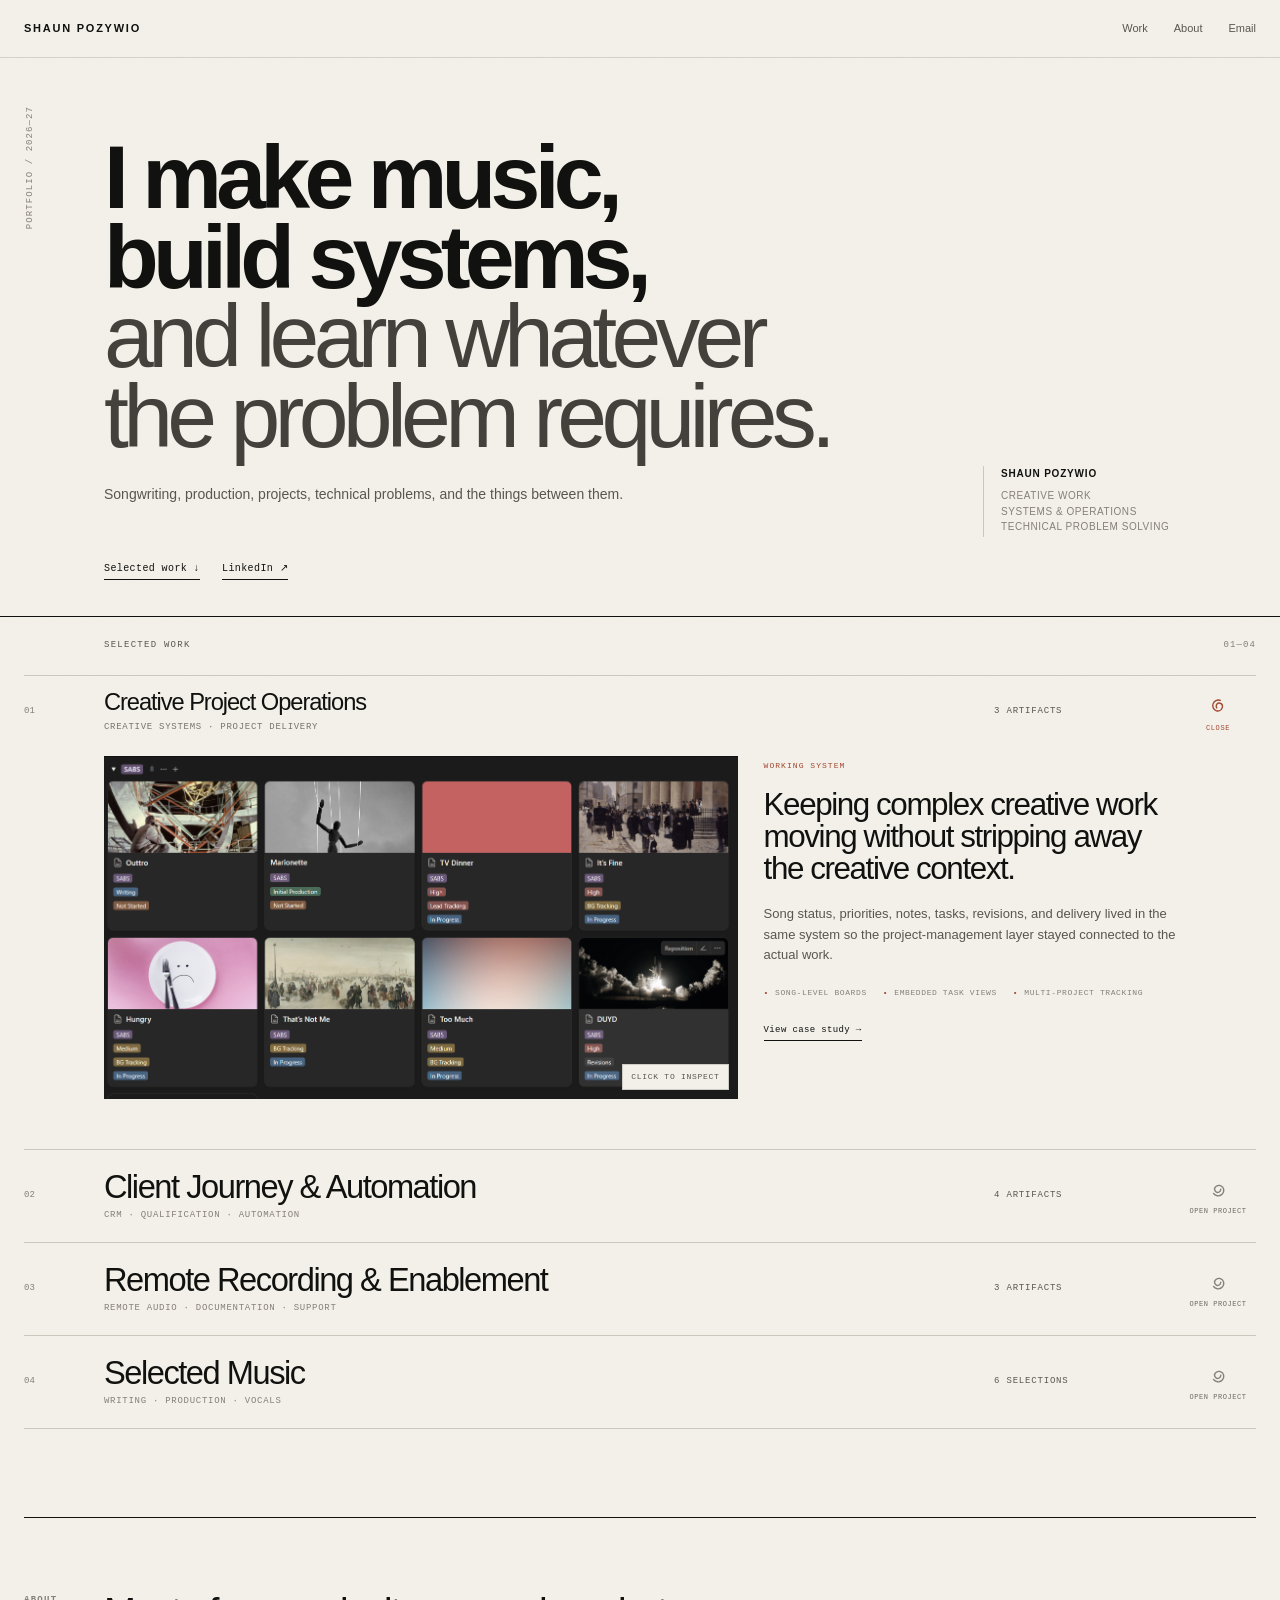
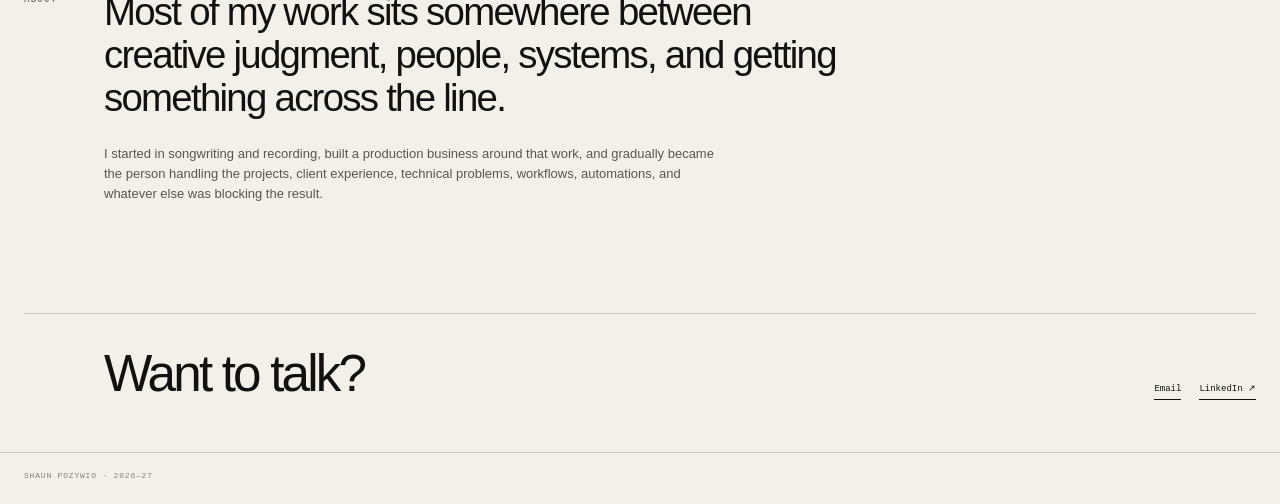
<file: index.html>
<!doctype html>
<html lang="en">
<head>
<meta charset="utf-8">
<meta name="viewport" content="width=device-width,initial-scale=1">
<meta name="description" content="Shaun Pozywio — selected work across music, creative projects, client systems, and technical problem solving.">
<title>Shaun Pozywio</title>
<style>
:root{
  --paper:#f2f0e9;
  --ink:#11110f;
  --soft:#59564f;
  --muted:#858078;
  --line:#cbc7bd;
  --accent:#a34731;
  --max:1320px;
  --header-h:58px;
}
*{box-sizing:border-box}
html{scroll-behavior:smooth}
body{
  margin:0;background:var(--paper);color:var(--ink);
  font-family:Arial,Helvetica,sans-serif;
  line-height:1.45;
  text-rendering:optimizeLegibility;
}

/* Barely-there paper grain: texture, not an effect. */
body::before{
  content:"";position:fixed;inset:0;z-index:999;pointer-events:none;
  opacity:.018;mix-blend-mode:multiply;
  background-image:url("data:image/svg+xml,%3Csvg xmlns='http://www.w3.org/2000/svg' width='180' height='180' viewBox='0 0 180 180'%3E%3Cfilter id='n'%3E%3CfeTurbulence type='fractalNoise' baseFrequency='.78' numOctaves='3' stitchTiles='stitch'/%3E%3C/filter%3E%3Crect width='100%25' height='100%25' filter='url(%23n)' opacity='.42'/%3E%3C/svg%3E");
}
a{color:inherit;text-decoration:none}
img{display:block;width:100%}
button{font:inherit;color:inherit}
.shell{width:min(var(--max),calc(100% - 48px));margin:auto}

header{
  height:var(--header-h);position:sticky;top:0;z-index:50;
  display:flex;align-items:center;
  border-bottom:1px solid rgba(17,17,15,.14);
  background:rgba(242,240,233,.91);
  backdrop-filter:blur(13px);
}
.nav{display:flex;align-items:center;justify-content:space-between}
.wordmark{
  font-size:11px;font-weight:700;letter-spacing:.16em;text-transform:uppercase
}
.navlinks{display:flex;gap:26px;font-size:11px}
.navlinks a{color:var(--soft);transition:color .2s ease}
.navlinks a:hover{color:var(--accent)}

.hero{
  min-height:clamp(430px,62vh,660px);
  padding:48px 0 36px;
  display:grid;
  grid-template-columns:54px minmax(0,1fr) minmax(230px,.32fr);
  grid-template-rows:1fr auto;
  column-gap:26px;
  align-items:start;
}
.hero-index{
  grid-column:1;
  grid-row:1;
  font-family:"Courier New",Courier,monospace;
  font-size:9px;letter-spacing:.12em;color:var(--muted);
  writing-mode:vertical-rl;transform:rotate(180deg);
  text-transform:uppercase;padding-top:4px
}
.hero-main{
  grid-column:2;
  grid-row:1;
  align-self:center;
  max-width:1040px
}

.mobile-hero-meta{display:none}
.hero h1{
  margin:0;
  font-size:clamp(52px,7vw,102px);
  line-height:.89;
  letter-spacing:-.064em;
  font-weight:600;
  max-width:1080px;
}
.hero h1 .line{display:block}
.hero h1 .quiet{color:#44413c;font-weight:500}
.hero p{
  margin:27px 0 0;
  max-width:630px;
  font-size:14px;line-height:1.5;color:var(--soft)
}
.hero-side{
  grid-column:3;
  grid-row:1;
  align-self:end;
  border-left:1px solid var(--line);
  padding:0 0 2px 17px;
  color:var(--muted);
  font-size:10px;line-height:1.55;
  text-transform:uppercase;letter-spacing:.055em
}
.hero-side strong{
  display:block;color:var(--ink);font-size:10px;
  margin-bottom:7px;letter-spacing:.08em
}
.hero-links{
  grid-column:2;
  grid-row:2;
  display:flex;gap:22px;
  margin-top:25px;
  font-family:"Courier New",Courier,monospace;
  font-size:10px;letter-spacing:.04em
}
.text-link{
  display:inline-flex;gap:7px;align-items:center;
  border-bottom:1px solid var(--ink);padding-bottom:3px
}
.text-link:hover{color:var(--accent);border-color:var(--accent)}

.work-band{
  border-top:1px solid var(--ink);
  background:transparent;
}
.work-intro{
  min-height:58px;
  display:grid;
  grid-template-columns:54px minmax(0,1fr) auto;
  gap:26px;
  align-items:center;
}
.work-kicker{
  grid-column:2;
  font-family:"Courier New",Courier,monospace;
  font-size:9px;letter-spacing:.14em;text-transform:uppercase;
  color:var(--soft)
}
.work-range{
  grid-column:3;
  font-family:"Courier New",Courier,monospace;
  font-size:9px;letter-spacing:.12em;color:var(--muted)
}

.accordion-work{
  padding:0 0 88px;
  border-top:1px solid var(--line);
}
.project-accordion{border-bottom:1px solid var(--line)}
.accordion-trigger{
  width:100%;border:0;background:transparent;cursor:pointer;text-align:left;
  display:grid;
  grid-template-columns:54px minmax(0,1fr) 160px 76px;
  gap:26px;align-items:center;
  min-height:92px;padding:0;
  transition:
    min-height .5s cubic-bezier(.22,1,.36,1),
    background .2s ease;
}
.accordion-trigger{
  position:relative;
}
.accordion-trigger::after{
  content:"";
  position:absolute;left:0;bottom:-1px;
  width:0;height:2px;background:var(--accent);
  transition:width .42s cubic-bezier(.22,1,.36,1);
}
.accordion-trigger:hover{background:rgba(17,17,15,.03)}
.accordion-trigger:hover::after,
.accordion-trigger:focus-visible::after{width:100%}
.accordion-trigger:focus-visible{outline:1px solid var(--accent);outline-offset:-1px}
.project-accordion.is-open .accordion-trigger{min-height:72px}

.acc-num{
  font-family:"Courier New",Courier,monospace;
  font-size:9px;color:var(--muted);
  align-self:center
}
.acc-title-wrap{display:block;min-width:0}
.acc-title{
  display:block;
  font-size:clamp(25px,2.55vw,39px);
  line-height:1;letter-spacing:-.045em;font-weight:520;
  transition:
    font-size .5s cubic-bezier(.22,1,.36,1),
    transform .28s cubic-bezier(.22,1,.36,1);
}
.accordion-trigger:hover .acc-title{transform:translateX(5px)}
.project-accordion.is-open .acc-title{
  color:var(--ink);
  font-size:clamp(20px,1.85vw,29px);
  transform:none;
  white-space:nowrap;
}
.acc-descriptor{
  display:flex;align-items:center;gap:9px;margin-top:7px;
  font-family:"Courier New",Courier,monospace;
  font-size:9px;line-height:1.25;letter-spacing:.08em;
  text-transform:uppercase;color:var(--muted)
}
.acc-action{
  display:inline-flex;align-items:center;gap:5px;
  color:#5d5952;
}
.acc-action::before{
  content:"↳";
  color:var(--accent);
  font-size:10px;
  transform:translateY(-1px);
}
.project-accordion.is-open .acc-action{color:var(--accent)}
.project-accordion.is-open .acc-action::before{content:"↰"}
.project-accordion.is-open .acc-descriptor{color:#77736c}

.acc-meta{
  justify-self:start;
  font-family:"Courier New",Courier,monospace;
  font-size:9px;letter-spacing:.09em;text-transform:uppercase;
  color:var(--muted)
}
.acc-meta .count{color:var(--soft)}


.acc-icon-wrap{
  grid-column:4;
  justify-self:end;
  display:flex;
  flex-direction:column;
  align-items:center;
  justify-content:center;
  gap:5px;
  min-width:76px;
}
.acc-icon-wrap .acc-icon{
  grid-column:auto;
  justify-self:auto;
}
.disclosure-label{
  display:block;
  font-family:"Courier New",Courier,monospace;
  font-size:7px;
  line-height:1;
  letter-spacing:.08em;
  text-transform:uppercase;
  color:#6d6962;
  white-space:nowrap;
  transition:color .25s ease, transform .35s cubic-bezier(.22,1,.36,1);
}
.disclosure-label .state-close{display:none}
.project-accordion.is-open .disclosure-label{color:var(--accent)}
.project-accordion.is-open .disclosure-label .state-open{display:none}
.project-accordion.is-open .disclosure-label .state-close{display:inline}

.acc-icon{
  grid-column:4;
  justify-self:end;
  width:27px;height:27px;
  display:inline-flex;align-items:center;justify-content:center;
  color:var(--muted);transform:rotate(-20deg);
  transition:
    transform .68s cubic-bezier(.22,1,.36,1),
    color .26s ease;
}
.acc-icon svg{width:24px;height:24px;overflow:visible}
.acc-icon path{
  fill:none;stroke:currentColor;stroke-width:1.4;
  stroke-linecap:round;stroke-linejoin:round
}
.accordion-trigger:hover .acc-icon{color:var(--accent);transform:rotate(12deg)}
.project-accordion.is-open .acc-icon{
  transform:rotate(125deg);color:var(--accent)
}

/* Reliable accordion reveal: intentionally no height animation.
   The interaction should never compete with the work itself. */
.acc-panel{display:none}
.project-accordion.is-open .acc-panel{display:block}
.acc-panel-clip{min-height:0;overflow:hidden}
.acc-body{
  display:grid;
  grid-template-columns:54px minmax(0,1.08fr) minmax(330px,.72fr) 44px;
  gap:26px;
  padding:8px 0 50px;
}
.acc-media{
  grid-column:2;
  border-top:1px solid var(--ink);
  background:#ddd;
  overflow:hidden;align-self:start;position:relative;
  cursor:zoom-in;
}
.acc-media img{
  width:100%;height:auto;object-fit:cover;
  filter:saturate(.68) contrast(.98);
  transition:
    filter .35s ease,
    transform .65s cubic-bezier(.16,1,.3,1)
}
.acc-media:hover img{filter:saturate(.92);transform:scale(1.012)}
.inspect{
  position:absolute;right:9px;bottom:9px;
  background:var(--paper);
  border:1px solid rgba(17,17,15,.16);
  font-family:"Courier New",Courier,monospace;
  font-size:8px;letter-spacing:.09em;text-transform:uppercase;
  padding:6px 8px;color:var(--soft);pointer-events:none
}
.acc-copy{
  grid-column:3;
  padding:4px 0 0;
  align-self:start
}
.overline{
  font-family:"Courier New",Courier,monospace;
  font-size:8px;letter-spacing:.13em;text-transform:uppercase;
  color:var(--accent);margin-bottom:17px
}
.acc-copy h3{
  font-size:clamp(25px,2.45vw,38px);
  line-height:1.03;letter-spacing:-.045em;
  font-weight:520;margin:0 0 19px
}
.acc-copy p{
  font-size:13px;line-height:1.55;color:var(--soft);
  max-width:520px;margin:0
}
.acc-proof{
  display:flex;flex-wrap:wrap;gap:12px 16px;
  margin-top:22px;cursor:default
}
.acc-proof span{
  padding:0;
  background:transparent;border-radius:0;
  font-family:"Courier New",Courier,monospace;
  font-size:8px;letter-spacing:.075em;text-transform:uppercase;
  color:var(--muted);
  user-select:none;cursor:default
}
.acc-proof span::before{content:"•";color:var(--accent);margin-right:6px}
.case-link{
  display:inline-block;margin-top:25px;
  font-family:"Courier New",Courier,monospace;
  font-size:9px;letter-spacing:.04em;
  border-bottom:1px solid var(--ink);padding-bottom:3px
}
.case-link:hover{color:var(--accent);border-color:var(--accent)}
.music-placeholder{
  display:flex;align-items:flex-end;
  background:#171715;color:var(--paper);
  padding:28px;min-height:300px;cursor:default
}
.music-placeholder span{
  display:block;font-size:clamp(30px,4vw,56px);
  line-height:.95;letter-spacing:-.055em
}
.music-placeholder small{
  display:block;margin-top:10px;color:#aaa59d;
  font-family:"Courier New",Courier,monospace;font-size:9px
}

.about{
  border-top:1px solid var(--ink);
  padding:72px 0 84px;
  display:grid;
  grid-template-columns:54px minmax(0,760px) 1fr;
  gap:26px
}
.about h2{
  grid-column:1;
  font-family:"Courier New",Courier,monospace;
  font-size:9px;letter-spacing:.14em;text-transform:uppercase;
  margin:4px 0 0;color:var(--muted)
}
.about-copy{grid-column:2}
.about-copy p{
  font-size:clamp(27px,3vw,44px);
  letter-spacing:-.045em;line-height:1.12;margin:0 0 25px;font-weight:520
}
.about-copy .small{
  font-size:13px;line-height:1.55;letter-spacing:0;
  color:var(--soft);max-width:620px;font-weight:400
}
.contact{
  border-top:1px solid var(--line);
  padding:34px 0 52px;
  display:grid;grid-template-columns:54px minmax(0,1fr) auto;
  gap:26px;align-items:end
}
.contact-title{
  grid-column:2;
  font-size:clamp(32px,4vw,58px);line-height:1;
  letter-spacing:-.055em;font-weight:520
}
.contact-links{
  grid-column:3;display:flex;gap:18px;
  font-family:"Courier New",Courier,monospace;font-size:9px
}
.contact-links a{border-bottom:1px solid var(--ink);padding-bottom:3px}
.contact-links a:hover{color:var(--accent);border-color:var(--accent)}
footer{
  padding:17px 0 23px;border-top:1px solid var(--line);
  font-family:"Courier New",Courier,monospace;
  font-size:8px;letter-spacing:.1em;text-transform:uppercase;color:var(--muted)
}

.lightbox{
  position:fixed;inset:0;z-index:100;background:rgba(15,15,14,.9);
  display:none;align-items:center;justify-content:center;padding:34px
}
.lightbox.open{display:flex}
.lightbox img{
  max-width:min(1400px,94vw);max-height:88vh;width:auto;height:auto;
  box-shadow:0 24px 80px rgba(0,0,0,.35)
}
.lightbox-close{
  position:absolute;top:18px;right:20px;width:36px;height:36px;
  border:1px solid rgba(255,255,255,.32);border-radius:50%;
  background:transparent;color:#fff;cursor:pointer;font-size:20px
}

@media(max-width:900px){
  .shell{width:min(var(--max),calc(100% - 30px))}
  .hero{
    min-height:auto;
    padding:31px 0 29px;
    grid-template-columns:1fr;
    grid-template-rows:auto;
    gap:0
  }
  .hero-index,.hero-side{display:none}
  .hero-main{grid-column:1;grid-row:auto}
  .hero h1{
    font-size:clamp(43px,10.8vw,76px);
    line-height:.91;max-width:800px
  }
  .hero p{font-size:13px;margin-top:22px;max-width:560px}
  .hero-links{
    grid-column:1;grid-row:auto;
    margin-top:20px;gap:20px
  }

  .work-intro{
    min-height:51px;
    grid-template-columns:1fr auto;
    gap:15px
  }
  .work-kicker{grid-column:1}
  .work-range{grid-column:2}

  .accordion-trigger{
    grid-template-columns:31px minmax(0,1fr) 34px;
    gap:10px;min-height:82px
  }
  .project-accordion.is-open .accordion-trigger{min-height:64px}
  .acc-num{grid-column:1}
  .acc-title-wrap{grid-column:2}
  .acc-title{font-size:clamp(22px,5.6vw,31px)}
  .project-accordion.is-open .acc-title{font-size:20px;white-space:normal}
  .acc-descriptor{font-size:8px;margin-top:6px;flex-wrap:wrap;gap:5px 8px}
  .acc-action{font-size:8px}
  .acc-meta{display:none}
  .acc-icon{grid-column:3;width:26px;height:26px}
  .acc-icon svg{width:23px;height:23px}

  .acc-body{
    grid-template-columns:31px minmax(0,1fr);
    gap:10px;
    padding:4px 0 34px
  }
  .acc-media{
    grid-column:2;
    max-height:158px
  }
  .acc-media img{height:158px;object-fit:cover}
  .acc-copy{grid-column:2;padding-top:3px}
  .acc-copy h3{font-size:23px;line-height:1.06;margin-bottom:13px}
  .acc-copy p{font-size:12.5px;line-height:1.52}
  .overline{margin-bottom:11px}
  .acc-proof{margin-top:16px;gap:8px 13px}
  .case-link{margin-top:19px}
  .music-placeholder{min-height:158px}

  .about{
    grid-template-columns:minmax(0,1fr);
    gap:0;padding:58px 0 68px
  }
  .about h2{grid-column:1;margin-bottom:12px}
  .about-copy{grid-column:1}
  .about-copy p{font-size:clamp(26px,6.8vw,38px)}

  .contact{
    grid-template-columns:minmax(0,1fr);
    gap:0;padding:30px 0 42px
  }
  .contact-title{grid-column:1}
  .contact-links{grid-column:1;margin-top:18px}
}

@media(max-width:520px){
  :root{--header-h:54px}
  .accordion-trigger{scroll-margin-top:calc(var(--header-h) + 22px)}
  header{height:var(--header-h)}
  .wordmark{font-size:10px}
  .navlinks{gap:17px}
  .navlinks a:nth-child(2){display:none}

  .hero{padding:27px 0 25px}
  .hero h1{font-size:43px;line-height:.9;letter-spacing:-.06em}
  .hero p{font-size:12.5px;line-height:1.48;margin-top:20px;color:#5c5851}
  .hero-links{margin-top:18px}

  .work-intro{min-height:48px}
  .accordion-trigger{min-height:78px}
  .project-accordion.is-open .accordion-trigger{min-height:60px}
  .acc-title{font-size:22px}
  .project-accordion.is-open .acc-title{font-size:19px;white-space:normal}
  .acc-descriptor{max-width:250px}
  .acc-body{grid-template-columns:1fr;padding:2px 0 31px}
  .acc-media,.acc-copy{grid-column:1}
  .acc-media{max-height:148px}
  .acc-media img{height:148px}
  .music-placeholder{min-height:148px}
  .acc-copy{padding-top:1px}
  .acc-copy h3{font-size:21px}
}


/* V14: mobile accordion is a responsive reinterpretation of the desktop index.
   Desktop composition above remains unchanged. */
@media(max-width:520px){
  .accordion-work{padding-bottom:72px}

  .accordion-trigger{
    grid-template-columns:minmax(0,1fr) 38px;
    grid-template-rows:auto auto;
    column-gap:14px;
    row-gap:8px;
    min-height:112px;
    padding:20px 0 18px;
    align-items:center;
  }

  .project-accordion.is-open .accordion-trigger{
    min-height:82px;
    padding:14px 0 13px;
  }

  /* Number becomes metadata instead of consuming a permanent left rail. */
  .acc-num{
    grid-column:1;
    grid-row:1;
    align-self:end;
    font-size:8px;
    margin-bottom:1px;
    color:#8b867e;
  }

  .acc-title-wrap{
    grid-column:1;
    grid-row:2;
    min-width:0;
    padding-right:4px;
  }

  .acc-title{
    font-size:25px;
    line-height:.96;
    letter-spacing:-.047em;
    max-width:290px;
  }

  .project-accordion.is-open .acc-title{
    font-size:22px;
    line-height:.98;
    white-space:normal;
  }

  .acc-descriptor{
    display:block;
    margin-top:11px;
    font-size:8px;
    line-height:1.35;
    letter-spacing:.07em;
    max-width:285px;
  }

  .acc-icon{
    grid-column:2;
    grid-row:1 / 3;
    align-self:center;
    justify-self:end;
    width:31px;
    height:31px;
  }
  .acc-icon svg{width:27px;height:27px}

  /* Artifact count is deliberately omitted on phone to reduce index noise. */
  .acc-meta{display:none}

  /* More visual separation between rows without introducing cards. */
  .project-accordion{
    border-bottom-color:#bbb7ae;
  }

  .accordion-trigger::after{
    height:1px;
  }

  /* Open content aligns with the title rather than a now-removed number rail. */
  .acc-body{
    grid-template-columns:1fr;
    gap:18px;
    padding:6px 0 40px;
  }

  .acc-media,
  .acc-copy{
    grid-column:1;
  }

  .acc-media{
    max-height:166px;
    margin-top:2px;
  }

  .acc-media img{height:166px}
  .music-placeholder{min-height:166px}

  .overline{
    font-size:8px;
    margin-bottom:12px;
  }

  .acc-copy h3{
    font-size:23px;
    line-height:1.04;
    margin-bottom:14px;
    max-width:330px;
  }

  .acc-copy p{
    font-size:13px;
    line-height:1.55;
    max-width:340px;
  }

  .acc-proof{
    margin-top:18px;
    gap:9px 14px;
  }

  .case-link{
    margin-top:21px;
  }
}


/* V22: mobile editorial pass.
   First project starts open. Use typography, spacing, state, and full-bleed media
   to make the mobile composition feel intentional rather than like desktop compressed. */
@media(max-width:520px){
  /* Mobile gets its own editorial composition instead of a scaled desktop hero. */
  .hero{
    position:relative;
    overflow:hidden;
    padding:24px 0 31px;
  }
  .hero > *{position:relative;z-index:1}
  .hero::after{
    content:"26/27";
    position:absolute;
    right:-8px;
    bottom:10px;
    z-index:0;
    font-family:"Courier New",Courier,monospace;
    font-size:72px;
    line-height:.8;
    letter-spacing:-.12em;
    color:rgba(17,17,15,.035);
    pointer-events:none;
    user-select:none;
  }
  .mobile-hero-meta{
    display:flex;
    justify-content:space-between;
    align-items:center;
    gap:14px;
    margin:0 0 24px;
    padding-bottom:10px;
    border-bottom:1px solid var(--line);
    font-family:"Courier New",Courier,monospace;
    font-size:7.5px;
    line-height:1;
    letter-spacing:.12em;
    text-transform:uppercase;
    color:var(--muted);
  }
  .mobile-hero-meta span:last-child{color:var(--accent)}
  .hero h1{
    font-size:44px;
    line-height:.88;
    letter-spacing:-.064em;
  }
  .hero h1 .line:nth-child(2){padding-left:19px}
  .hero h1 .line:nth-child(3){padding-left:2px}
  .hero h1 .line:nth-child(4){padding-left:25px}
  .hero p{
    margin-top:24px;
    margin-left:18px;
    max-width:305px;
  }
  .hero-links{
    margin-top:22px;
    margin-left:18px;
    gap:24px;
  }

  .work-intro{min-height:54px}
  .work-kicker,.work-range{font-size:8px}

  /* Project rows are treated as an index, not mini cards. */
  .accordion-work{padding-bottom:34px}
  .accordion-trigger{
    grid-template-columns:minmax(0,1fr) 72px;
    grid-template-rows:auto auto;
    column-gap:12px;
    row-gap:7px;
    min-height:0;
    padding:24px 0 22px;
    align-items:center;
  }
  .project-accordion.is-open .accordion-trigger{
    min-height:0;
    padding:19px 0 17px;
  }
  .acc-num{
    grid-column:1;
    grid-row:1;
    align-self:end;
    margin:0 0 2px;
    font-size:8px;
    letter-spacing:.12em;
    color:#8b867e;
  }
  .acc-title-wrap{
    grid-column:1;
    grid-row:2;
    padding-right:0;
  }
  .acc-title{
    font-size:27px;
    line-height:.94;
    letter-spacing:-.052em;
    max-width:285px;
  }
  .project-accordion.is-open .acc-title{
    font-size:24px;
    line-height:.96;
  }
  .acc-descriptor{
    display:block;
    margin-top:10px;
    max-width:255px;
    font-size:7.5px;
    line-height:1.42;
    letter-spacing:.08em;
  }
  .acc-meta{display:none}

  .acc-icon-wrap{
    grid-column:2;
    grid-row:1 / 3;
    align-self:center;
    justify-self:end;
    min-width:72px;
    gap:6px;
  }
  .acc-icon{
    grid-column:auto;
    grid-row:auto;
    align-self:auto;
    justify-self:auto;
    width:30px;
    height:30px;
  }
  .acc-icon svg{width:26px;height:26px}
  .disclosure-label{
    display:block;
    font-size:6.25px;
    letter-spacing:.08em;
  }

  /* Static cue on the first unopened row: a tiny accent rule, not motion. */
  .project-accordion:first-child:not(.is-open) .disclosure-label::after{
    content:"";
    display:block;
    width:18px;
    height:1px;
    margin:6px auto 0;
    background:var(--accent);
    opacity:.72;
  }

  .project-accordion{border-bottom-color:#bbb7ae}
  .accordion-trigger::after{height:1px}
  .project-accordion.is-open .accordion-trigger::after{width:100%}

  /* Open project content uses the phone width more confidently. */
  .acc-body{
    grid-template-columns:1fr;
    gap:22px;
    padding:0 0 42px;
  }
  .acc-media,.acc-copy{grid-column:1}
  .acc-media{
    width:calc(100% + 30px);
    margin-left:-15px;
    max-height:184px;
    border-top:0;
  }
  .acc-media img{height:184px}
  .music-placeholder{
    min-height:184px;
    padding-left:30px;
    padding-right:30px;
  }
  .inspect{right:12px;bottom:12px}

  .acc-copy{padding-top:1px}
  .overline{
    margin-bottom:13px;
    font-size:7.5px;
  }
  .acc-copy h3{
    max-width:340px;
    margin-bottom:16px;
    font-size:25px;
    line-height:1.01;
  }
  .acc-copy p{
    max-width:330px;
    font-size:13px;
    line-height:1.58;
  }
  .acc-proof{margin-top:19px;gap:9px 14px}
  .case-link{margin-top:22px}

  /* Continue the same numbered/editorial language below the portfolio. */
  .about{
    padding:42px 0 54px;
    border-top:1px solid var(--ink);
  }
  .about h2{
    display:flex;
    align-items:center;
    gap:10px;
    margin:0 0 23px;
    font-size:8px;
  }
  .about h2::before{
    content:"05";
    color:var(--accent);
  }
  .about h2::after{
    content:"";
    height:1px;
    flex:1;
    background:var(--line);
  }
  .about-copy p{
    max-width:345px;
    font-size:30px;
    line-height:1.01;
    letter-spacing:-.052em;
  }
  .about-copy .small{
    margin-left:14px;
    max-width:322px;
    font-size:12.5px;
    line-height:1.62;
  }

  .contact{padding:31px 0 39px}
  .contact-title{
    font-size:36px;
    line-height:.98;
  }
  .contact-title::before{
    content:"06 / CONTACT";
    display:block;
    margin-bottom:18px;
    font-family:"Courier New",Courier,monospace;
    font-size:8px;
    line-height:1;
    letter-spacing:.13em;
    text-transform:uppercase;
    color:var(--accent);
  }
  .contact-links{margin-top:20px;gap:21px}
}

@media(prefers-reduced-motion:reduce){
  html{scroll-behavior:auto}
  *{transition:none!important}
}
</style>
</head>
<body>
<header>
  <div class="shell nav">
    <a class="wordmark" href="#">Shaun Pozywio</a>
    <nav class="navlinks">
      <a href="#work">Work</a>
      <a href="#about">About</a>
      <a href="mailto:shaun@anubismusicgroup.com">Email</a>
    </nav>
  </div>
</header>

<main>
  <section class="shell hero">
    <div class="hero-index">Portfolio / 2026—27</div>
    <div class="hero-main">
      <div class="mobile-hero-meta" aria-hidden="true">
        <span>Shaun Pozywio</span>
        <span>Portfolio / 2026—27</span>
      </div>
      <h1>
        <span class="line">I make music,</span>
        <span class="line">build systems,</span>
        <span class="line quiet">and learn whatever</span>
        <span class="line quiet">the problem requires.</span>
      </h1>
      <p>Songwriting, production, projects, technical problems, and the things between them.</p>
    </div>
    <div class="hero-side">
      <strong>Shaun Pozywio</strong>
      Creative work<br>
      systems & operations<br>
      technical problem solving
    </div>
    <div class="hero-links">
      <a class="text-link" href="#work">Selected work ↓</a>
      <a class="text-link" href="https://www.linkedin.com/in/shaun-pozywio-75785551" target="_blank" rel="noopener">LinkedIn ↗</a>
    </div>
  </section>

  <section class="work-band" id="work">
    <div class="shell work-intro">
      <div class="work-kicker">Selected work</div>
      <div class="work-range">01—04</div>
    </div>
  </section>

  <section class="shell accordion-work">

    <article class="project-accordion is-open">
      <button class="accordion-trigger" type="button" aria-expanded="true" aria-controls="panel-1">
        <span class="acc-num">01</span>
        <span class="acc-title-wrap">
          <span class="acc-title">Creative Project Operations</span>
          <span class="acc-descriptor"><span>Creative systems · project delivery</span></span>
        </span>
        <span class="acc-meta"><span class="count">3 artifacts</span></span>
        <span class="acc-icon-wrap">
          <span class="acc-icon" aria-hidden="true">
            <svg viewBox="0 0 24 24"><path d="M5.4 13.5c.8 3.1 4.2 4.9 7.3 3.9 2.8-.9 4.4-3.9 3.5-6.7-.8-2.3-3.3-3.7-5.7-3-1.9.6-3.1 2.5-2.6 4.3.4 1.5 1.9 2.4 3.4 2.1 1.1-.2 2-1 2.4-2"/></svg>
          </span>
          <span class="disclosure-label" aria-hidden="true">
            <span class="state-open">Open project</span>
            <span class="state-close">Close</span>
          </span>
        </span>
      </button>
      <div class="acc-panel" id="panel-1">
        <div class="acc-panel-clip">
          <div class="acc-body">
            <div class="acc-media" data-lightbox="assets/creative-ops.png">
              <img src="assets/creative-ops.png" alt="Creative project operations board">
              <span class="inspect">Click to inspect</span>
            </div>
            <div class="acc-copy">
              <div class="overline">Working system</div>
              <h3>Keeping complex creative work moving without stripping away the creative context.</h3>
              <p>Song status, priorities, notes, tasks, revisions, and delivery lived in the same system so the project-management layer stayed connected to the actual work.</p>
              <div class="acc-proof"><span>song-level boards</span><span>embedded task views</span><span>multi-project tracking</span></div>
              <a class="case-link" href="projects/creative-operations.html">View case study →</a>
            </div>
          </div>
        </div>
      </div>
    </article>

    <article class="project-accordion">
      <button class="accordion-trigger" type="button" aria-expanded="false" aria-controls="panel-2">
        <span class="acc-num">02</span>
        <span class="acc-title-wrap">
          <span class="acc-title">Client Journey & Automation</span>
          <span class="acc-descriptor"><span>CRM · qualification · automation</span></span>
        </span>
        <span class="acc-meta"><span class="count">4 artifacts</span></span>
        <span class="acc-icon-wrap">
          <span class="acc-icon" aria-hidden="true">
            <svg viewBox="0 0 24 24"><path d="M5.4 13.5c.8 3.1 4.2 4.9 7.3 3.9 2.8-.9 4.4-3.9 3.5-6.7-.8-2.3-3.3-3.7-5.7-3-1.9.6-3.1 2.5-2.6 4.3.4 1.5 1.9 2.4 3.4 2.1 1.1-.2 2-1 2.4-2"/></svg>
          </span>
          <span class="disclosure-label" aria-hidden="true">
            <span class="state-open">Open project</span>
            <span class="state-close">Close</span>
          </span>
        </span>
      </button>
      <div class="acc-panel" id="panel-2">
        <div class="acc-panel-clip">
          <div class="acc-body">
            <div class="acc-media" data-lightbox="assets/client-systems.png">
              <img src="assets/client-systems.png" alt="Client funnel analytics">
              <span class="inspect">Click to inspect</span>
            </div>
            <div class="acc-copy">
              <div class="overline">Client system</div>
              <h3>Designing qualification and follow-up around a high-touch creative service.</h3>
              <p>The system connected application flow, scheduling, nurture, routing, and automation so time was spent on the right projects rather than manually chasing every lead.</p>
              <div class="acc-proof"><span>3,259 visitors</span><span>447 application starts</span><span>89 calls scheduled</span></div>
              <a class="case-link" href="projects/client-journey.html">View case study →</a>
            </div>
          </div>
        </div>
      </div>
    </article>

    <article class="project-accordion">
      <button class="accordion-trigger" type="button" aria-expanded="false" aria-controls="panel-3">
        <span class="acc-num">03</span>
        <span class="acc-title-wrap">
          <span class="acc-title">Remote Recording & Enablement</span>
          <span class="acc-descriptor"><span>Remote audio · documentation · support</span></span>
        </span>
        <span class="acc-meta"><span class="count">3 artifacts</span></span>
        <span class="acc-icon-wrap">
          <span class="acc-icon" aria-hidden="true">
            <svg viewBox="0 0 24 24"><path d="M5.4 13.5c.8 3.1 4.2 4.9 7.3 3.9 2.8-.9 4.4-3.9 3.5-6.7-.8-2.3-3.3-3.7-5.7-3-1.9.6-3.1 2.5-2.6 4.3.4 1.5 1.9 2.4 3.4 2.1 1.1-.2 2-1 2.4-2"/></svg>
          </span>
          <span class="disclosure-label" aria-hidden="true">
            <span class="state-open">Open project</span>
            <span class="state-close">Close</span>
          </span>
        </span>
      </button>
      <div class="acc-panel" id="panel-3">
        <div class="acc-panel-clip">
          <div class="acc-body">
            <div class="acc-media" data-lightbox="assets/remote-recording.png">
              <img src="assets/remote-recording.png" alt="Remote recording session setup">
              <span class="inspect">Click to inspect</span>
            </div>
            <div class="acc-copy">
              <div class="overline">Remote implementation</div>
              <h3>Making distributed recording usable for artists who were not audio engineers.</h3>
              <p>Technical setup was only half the problem. The work also required documentation, client guidance, troubleshooting, and translating production knowledge into something someone could actually follow remotely.</p>
              <div class="acc-proof"><span>remote session setup</span><span>client guides</span><span>troubleshooting workflows</span></div>
              <a class="case-link" href="projects/remote-recording.html">View case study →</a>
            </div>
          </div>
        </div>
      </div>
    </article>

    <article class="project-accordion">
      <button class="accordion-trigger" type="button" aria-expanded="false" aria-controls="panel-4">
        <span class="acc-num">04</span>
        <span class="acc-title-wrap">
          <span class="acc-title">Selected Music</span>
          <span class="acc-descriptor"><span>Writing · production · vocals</span></span>
        </span>
        <span class="acc-meta"><span class="count">6 selections</span></span>
        <span class="acc-icon-wrap">
          <span class="acc-icon" aria-hidden="true">
            <svg viewBox="0 0 24 24"><path d="M5.4 13.5c.8 3.1 4.2 4.9 7.3 3.9 2.8-.9 4.4-3.9 3.5-6.7-.8-2.3-3.3-3.7-5.7-3-1.9.6-3.1 2.5-2.6 4.3.4 1.5 1.9 2.4 3.4 2.1 1.1-.2 2-1 2.4-2"/></svg>
          </span>
          <span class="disclosure-label" aria-hidden="true">
            <span class="state-open">Open project</span>
            <span class="state-close">Close</span>
          </span>
        </span>
      </button>
      <div class="acc-panel" id="panel-4">
        <div class="acc-panel-clip">
          <div class="acc-body">
            <div class="acc-media music-placeholder">
              <div><span>Selected Music</span><small>Released + unreleased · writing · production · vocals</small></div>
            </div>
            <div class="acc-copy">
              <div class="overline">Finished work</div>
              <h3>The records all of those systems existed to support.</h3>
              <p>A selective mix of client work, artist development, major-label credits, sync history, and personal records — including unreleased work worth showing.</p>
              <div class="acc-proof"><span>songwriting</span><span>production</span><span>vocals</span><span>mixing</span></div>
              <a class="case-link" href="music.html">View selected music →</a>
            </div>
          </div>
        </div>
      </div>
    </article>

  </section>

  <section class="shell about" id="about">
    <h2>About</h2>
    <div class="about-copy">
      <p>Most of my work sits somewhere between creative judgment, people, systems, and getting something across the line.</p>
      <p class="small">I started in songwriting and recording, built a production business around that work, and gradually became the person handling the projects, client experience, technical problems, workflows, automations, and whatever else was blocking the result.</p>
    </div>
  </section>

  <section class="shell contact">
    <div class="contact-title">Want to talk?</div>
    <div class="contact-links">
      <a href="mailto:shaun@anubismusicgroup.com">Email</a>
      <a href="https://www.linkedin.com/in/shaun-pozywio-75785551" target="_blank" rel="noopener">LinkedIn ↗</a>
    </div>
  </section>
</main>

<footer><div class="shell">Shaun Pozywio · 2026—27</div></footer>

<div class="lightbox" id="lightbox" aria-hidden="true">
  <button class="lightbox-close" type="button" aria-label="Close image">×</button>
  <img id="lightbox-image" alt="">
</div>

<script>
(function(){
  function initPortfolio(){
    const items = [...document.querySelectorAll('.project-accordion')];
    const header = document.querySelector('header');
    const mobileMQ = window.matchMedia('(max-width: 520px)');
    const reduceMotion = window.matchMedia('(prefers-reduced-motion: reduce)').matches;
    let motionFrame = null;
    let transitionLock = false;

    if (!items.length) return;

    function setOpen(item, open){
      item.classList.toggle('is-open', open);
      const trigger = item.querySelector('.accordion-trigger');
      if (trigger) trigger.setAttribute('aria-expanded', String(open));
    }

    function closeOthers(item){
      items.forEach(other => {
        if (other !== item && other.classList.contains('is-open')) setOpen(other, false);
      });
    }

    function openOnly(item){
      items.forEach(other => setOpen(other, other === item));
    }

    function nextFrame(){
      return new Promise(resolve => requestAnimationFrame(() => requestAnimationFrame(resolve)));
    }

    function smoothScrollAbsolute(targetY, duration = 500){
      if (motionFrame) cancelAnimationFrame(motionFrame);

      const startY = window.scrollY;
      const distance = targetY - startY;

      if (reduceMotion || Math.abs(distance) < 5){
        window.scrollTo(0, targetY);
        return Promise.resolve();
      }

      const start = performance.now();
      const ease = t => t * t * t * (t * (t * 6 - 15) + 10);

      return new Promise(resolve => {
        function step(now){
          const t = Math.min(1, (now - start) / duration);
          window.scrollTo(0, startY + distance * ease(t));

          if (t < 1){
            motionFrame = requestAnimationFrame(step);
          } else {
            motionFrame = null;
            resolve();
          }
        }
        motionFrame = requestAnimationFrame(step);
      });
    }

    async function positionMobileTrigger(trigger){
      await nextFrame();

      const headerH = header ? header.offsetHeight : 0;
      const safeTop = headerH + 14;
      const desiredTop = Math.max(headerH + 22, window.innerHeight * 0.18);
      const comfortableBottom = window.innerHeight * 0.52;
      let rect = trigger.getBoundingClientRect();

      /* Preserve the user's scroll when the clicked row is already framed well. */
      if (rect.top >= safeTop && rect.bottom <= comfortableBottom) return;

      const targetY = Math.max(0, window.scrollY + rect.top - desiredTop);
      await smoothScrollAbsolute(targetY, 500);

      /* Tiny geometry correction after the sticky header/layout has fully settled. */
      rect = trigger.getBoundingClientRect();
      const correction = rect.top - desiredTop;
      if (Math.abs(correction) > 2) window.scrollBy(0, correction);
    }

    items.forEach(item => {
      const trigger = item.querySelector('.accordion-trigger');
      if (!trigger) return;

      trigger.addEventListener('click', async () => {
        if (transitionLock) return;

        if (item.classList.contains('is-open')){
          setOpen(item, false);
          return;
        }

        transitionLock = true;

        /* Critical ordering: collapse the previous project first, let the page
           recalculate its geometry, position the clicked heading, then reveal it. */
        closeOthers(item);
        await nextFrame();

        if (mobileMQ.matches){
          await positionMobileTrigger(trigger);
        }

        openOnly(item);
        transitionLock = false;
      });
    });

    function applyInitialLayout(){
      /* First project anchors the initial composition and demonstrates disclosure. */
      openOnly(items[0]);
    }

    applyInitialLayout();

    /* Only reset the accordion when the layout actually crosses the breakpoint. */
    const onBreakpointChange = () => {
      if (motionFrame) cancelAnimationFrame(motionFrame);
      motionFrame = null;
      transitionLock = false;
      applyInitialLayout();
    };
    if (mobileMQ.addEventListener) mobileMQ.addEventListener('change', onBreakpointChange);
    else if (mobileMQ.addListener) mobileMQ.addListener(onBreakpointChange);

    /* Lightbox */
    const lightbox = document.getElementById('lightbox');
    const lightboxImage = document.getElementById('lightbox-image');
    const closeButton = document.querySelector('.lightbox-close');

    if (lightbox && lightboxImage && closeButton) {
      document.querySelectorAll('[data-lightbox]').forEach(media => {
        media.addEventListener('click', () => {
          lightboxImage.src = media.dataset.lightbox;
          lightbox.classList.add('open');
          lightbox.setAttribute('aria-hidden','false');
          document.body.style.overflow = 'hidden';
        });
      });

      function closeLightbox(){
        lightbox.classList.remove('open');
        lightbox.setAttribute('aria-hidden','true');
        document.body.style.overflow = '';
      }

      closeButton.addEventListener('click', closeLightbox);
      lightbox.addEventListener('click', e => {
        if (e.target === lightbox) closeLightbox();
      });
      document.addEventListener('keydown', e => {
        if (e.key === 'Escape' && lightbox.classList.contains('open')) closeLightbox();
      });
    }
  }

  if (document.readyState === 'loading'){
    document.addEventListener('DOMContentLoaded', initPortfolio, {once:true});
  } else {
    initPortfolio();
  }
})();
</script>
</body>
</html>
</file>
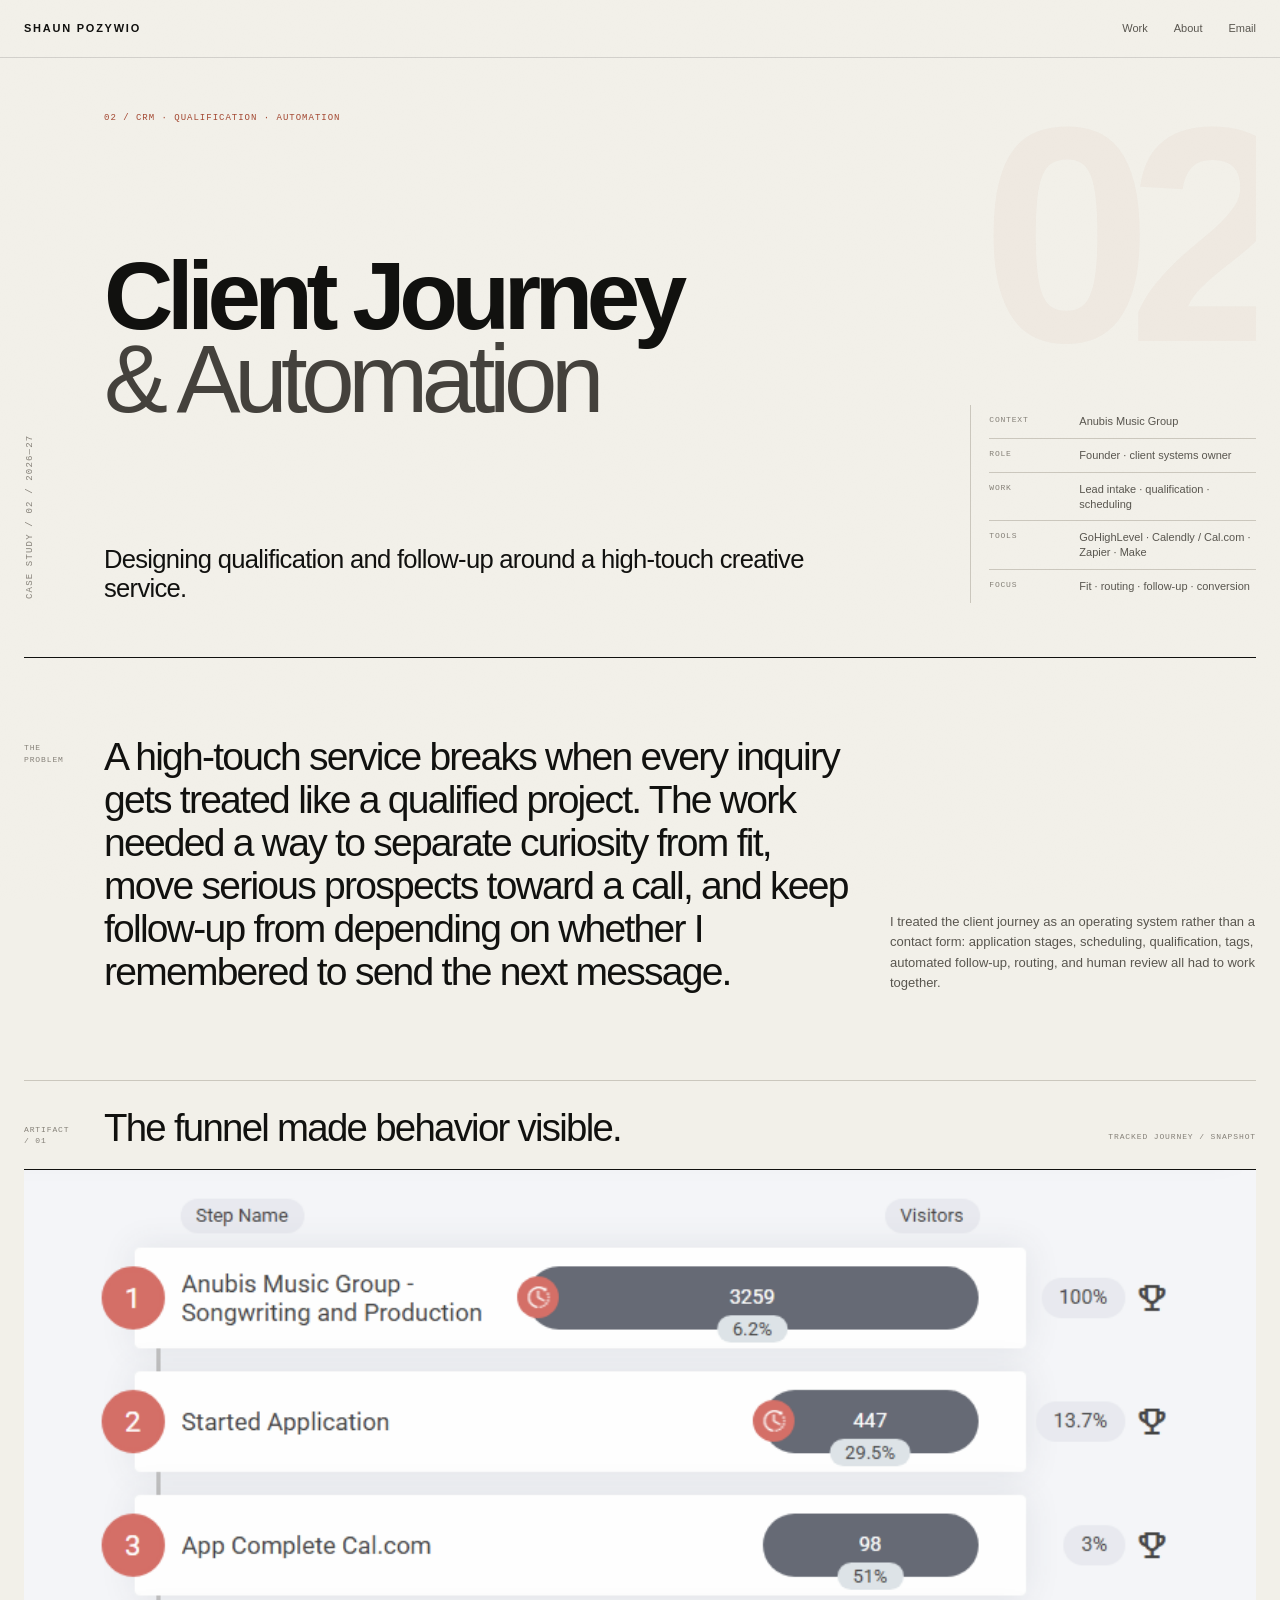
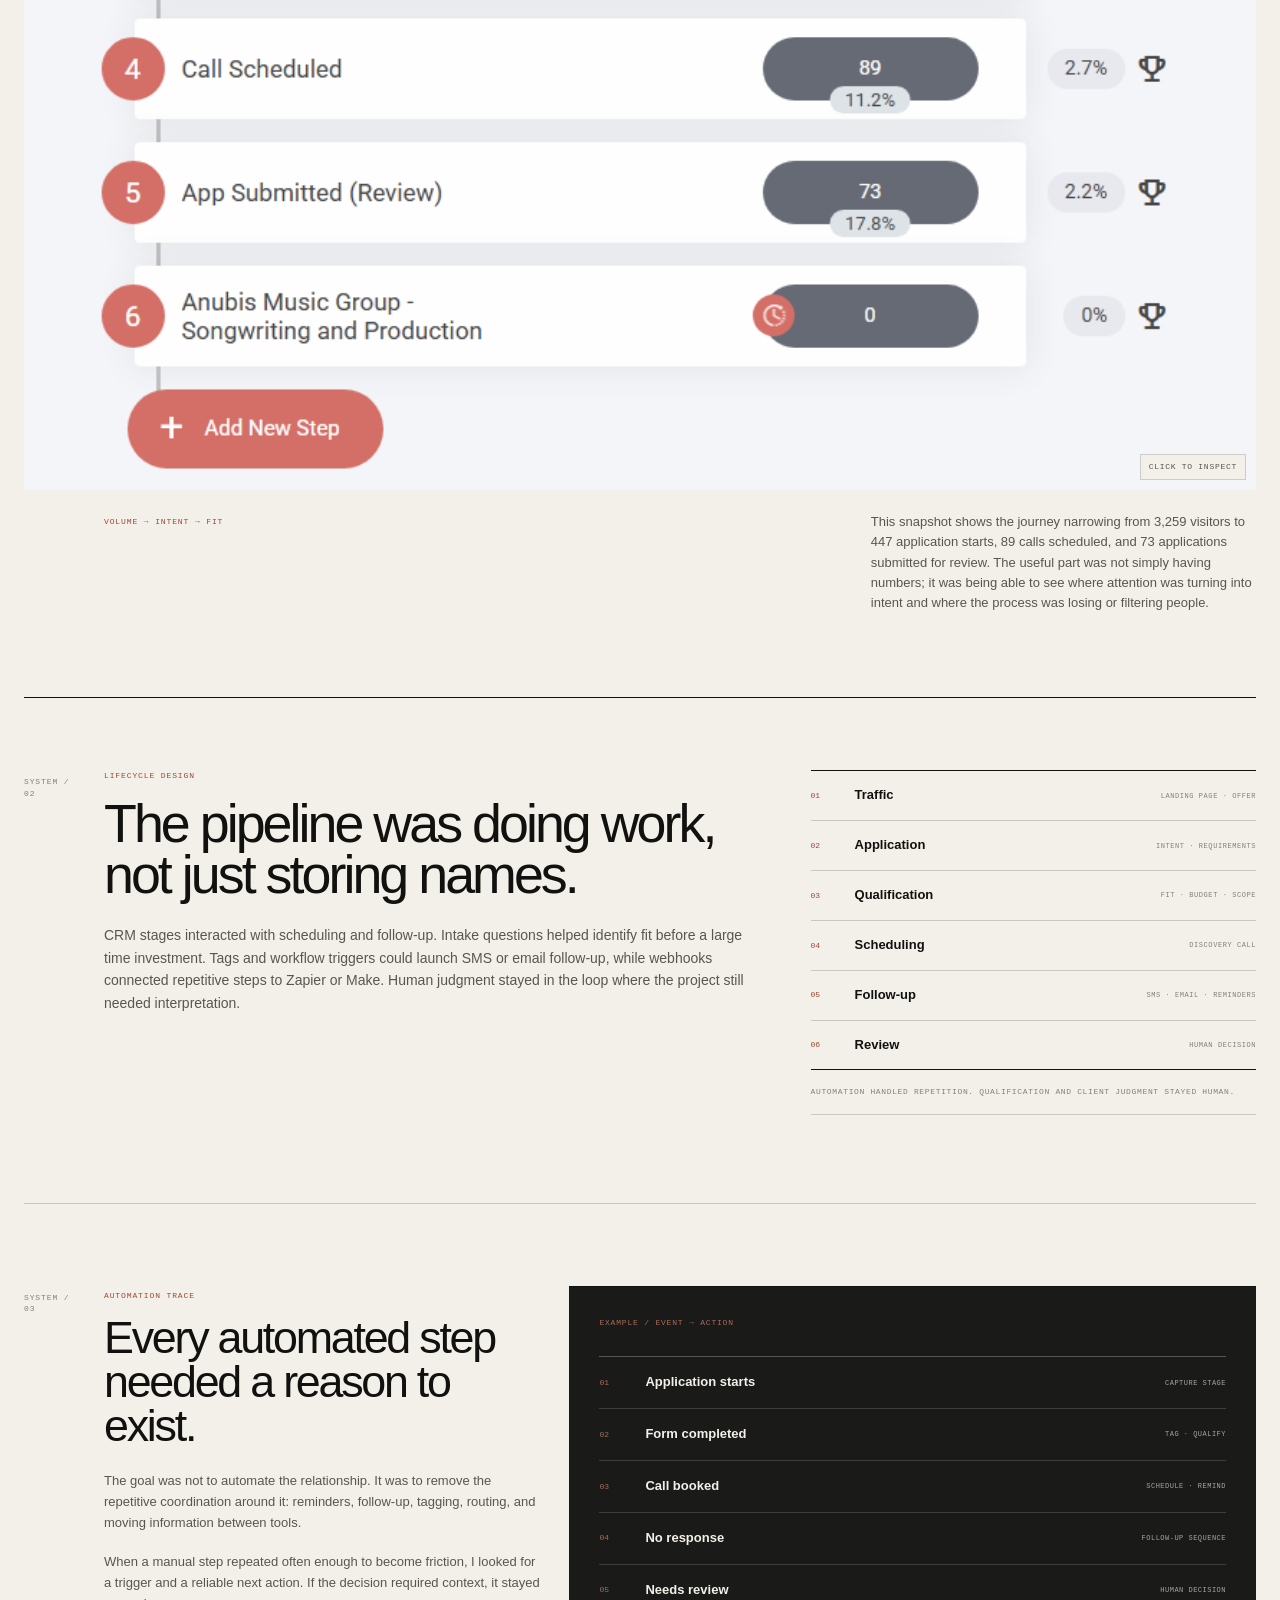
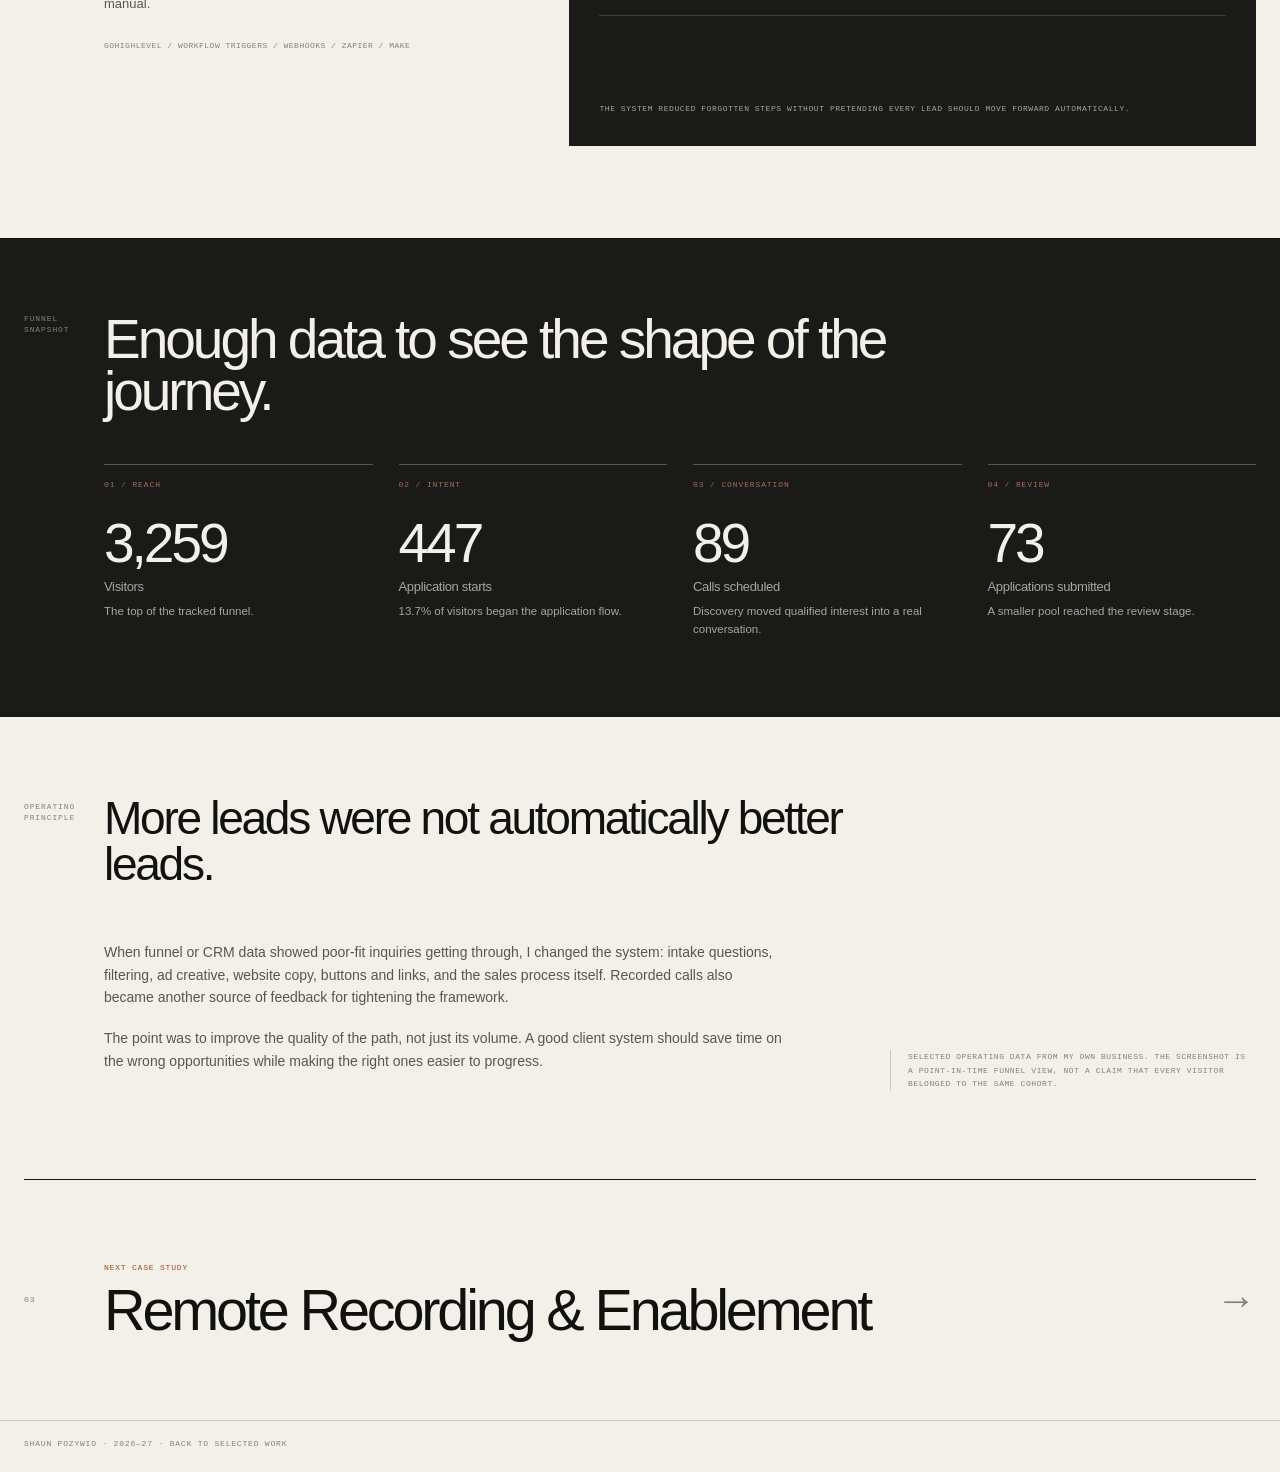
<file: projects/client-journey.html>
<!doctype html>
<html lang="en">
<head>
<meta charset="utf-8">
<meta name="viewport" content="width=device-width,initial-scale=1">
<meta name="description" content="Client Journey & Automation case study by Shaun Pozywio: qualification, scheduling, CRM workflows, funnel analysis, and automation for a high-touch creative service.">
<title>Client Journey & Automation | Shaun Pozywio</title>
<style>
:root{
  --paper:#f2f0e9;
  --ink:#11110f;
  --soft:#59564f;
  --muted:#858078;
  --line:#cbc7bd;
  --accent:#a34731;
  --dark:#1a1a18;
  --max:1320px;
  --header-h:58px;
}
*{box-sizing:border-box}
html{scroll-behavior:smooth}
body{
  margin:0;background:var(--paper);color:var(--ink);
  font-family:Arial,Helvetica,sans-serif;line-height:1.45;
  text-rendering:optimizeLegibility;
}
body::before{
  content:"";position:fixed;inset:0;z-index:999;pointer-events:none;
  opacity:.018;mix-blend-mode:multiply;
  background-image:url("data:image/svg+xml,%3Csvg xmlns='http://www.w3.org/2000/svg' width='180' height='180' viewBox='0 0 180 180'%3E%3Cfilter id='n'%3E%3CfeTurbulence type='fractalNoise' baseFrequency='.78' numOctaves='3' stitchTiles='stitch'/%3E%3C/filter%3E%3Crect width='100%25' height='100%25' filter='url(%23n)' opacity='.42'/%3E%3C/svg%3E");
}
a{color:inherit;text-decoration:none}
img{display:block;width:100%}
button{font:inherit;color:inherit}
.shell{width:min(var(--max),calc(100% - 48px));margin:auto}
.mono{font-family:"Courier New",Courier,monospace;text-transform:uppercase;letter-spacing:.11em}

header{
  height:var(--header-h);position:sticky;top:0;z-index:50;
  display:flex;align-items:center;border-bottom:1px solid rgba(17,17,15,.14);
  background:rgba(242,240,233,.91);backdrop-filter:blur(13px);
}
.nav{display:flex;align-items:center;justify-content:space-between}
.wordmark{font-size:11px;font-weight:700;letter-spacing:.16em;text-transform:uppercase}
.navlinks{display:flex;gap:26px;font-size:11px}
.navlinks a{color:var(--soft);transition:color .2s ease}
.navlinks a:hover{color:var(--accent)}

.case-hero{
  position:relative;min-height:600px;padding:52px 0 54px;
  display:grid;grid-template-columns:54px minmax(0,1fr) minmax(260px,.34fr);
  grid-template-rows:auto 1fr auto;column-gap:26px;
  border-bottom:1px solid var(--ink);overflow:hidden;
}
.case-index{
  grid-column:1;grid-row:1 / 4;
  font-family:"Courier New",Courier,monospace;font-size:9px;
  letter-spacing:.13em;text-transform:uppercase;color:var(--muted);
  writing-mode:vertical-rl;transform:rotate(180deg);padding-top:4px;
}
.case-eyebrow{
  grid-column:2;grid-row:1;
  font-size:9px;color:var(--accent);margin-top:2px;
}
.case-title{
  grid-column:2;grid-row:2;align-self:center;
  margin:26px 0 20px;max-width:1000px;
  font-size:clamp(60px,7.5vw,112px);line-height:.86;
  letter-spacing:-.067em;font-weight:600;
}
.case-title span{display:block}
.case-title .quiet{font-weight:500;color:#44413c}
.case-deck{
  grid-column:2;grid-row:3;max-width:720px;margin:0;
  font-size:clamp(18px,2vw,28px);line-height:1.14;
  letter-spacing:-.028em;font-weight:520;
}
.case-meta{
  grid-column:3;grid-row:2 / 4;align-self:end;
  border-left:1px solid var(--line);padding-left:18px;
}
.meta-row{display:grid;grid-template-columns:78px 1fr;gap:12px;padding:9px 0;border-top:1px solid var(--line)}
.meta-row:first-child{border-top:0}
.meta-key{font-family:"Courier New",Courier,monospace;font-size:8px;letter-spacing:.1em;text-transform:uppercase;color:var(--muted)}
.meta-val{font-size:11px;line-height:1.35;color:var(--soft)}
.case-watermark{
  position:absolute;right:-18px;top:54px;z-index:-1;
  font-size:clamp(180px,24vw,360px);line-height:.8;font-weight:700;
  letter-spacing:-.08em;color:rgba(163,71,49,.045);user-select:none;
}

.lead{
  padding:78px 0 86px;display:grid;
  grid-template-columns:54px minmax(0,760px) minmax(240px,1fr);gap:26px;
}
.section-label{grid-column:1;font-size:8px;color:var(--muted);margin-top:6px}
.lead-main{grid-column:2}
.lead-main p{margin:0;font-size:clamp(27px,3.05vw,46px);line-height:1.1;letter-spacing:-.045em;font-weight:520}
.lead-side{grid-column:3;align-self:end;max-width:400px;color:var(--soft);font-size:13px;line-height:1.58}
.lead-side p{margin:0}

.artifact{border-top:1px solid var(--line);padding:28px 0 84px}
.artifact-head{
  display:grid;grid-template-columns:54px minmax(0,1fr) auto;gap:26px;
  align-items:end;margin-bottom:22px;
}
.artifact-num{grid-column:1;font-size:8px;color:var(--muted)}
.artifact-title{grid-column:2;font-size:clamp(26px,3vw,44px);line-height:1;letter-spacing:-.045em;font-weight:520}
.artifact-tag{grid-column:3;font-size:8px;color:var(--muted);padding-bottom:4px}
.artifact-media{
  position:relative;background:#ddd;overflow:hidden;border-top:1px solid var(--ink);cursor:zoom-in;
}
.artifact-media img{filter:saturate(.73) contrast(.99);transition:filter .35s ease,transform .65s cubic-bezier(.16,1,.3,1)}
.artifact-media:hover img{filter:saturate(.95);transform:scale(1.006)}
.inspect{
  position:absolute;right:10px;bottom:10px;background:var(--paper);
  border:1px solid rgba(17,17,15,.16);padding:6px 8px;
  font-family:"Courier New",Courier,monospace;font-size:8px;letter-spacing:.09em;text-transform:uppercase;color:var(--soft);
}
.artifact-caption{
  display:grid;grid-template-columns:54px minmax(0,1fr) minmax(310px,.52fr);gap:26px;
  padding-top:22px;
}
.caption-kicker{grid-column:2;font-size:8px;color:var(--accent);margin-top:4px}
.caption-copy{grid-column:3;font-size:13px;line-height:1.56;color:var(--soft)}
.caption-copy p{margin:0}

.system-section{border-top:1px solid var(--ink);padding:72px 0 88px}
.system-grid{display:grid;grid-template-columns:54px minmax(0,1.1fr) minmax(320px,.72fr);gap:26px}
.system-copy{grid-column:2}
.system-copy .overline{font-size:8px;color:var(--accent);margin-bottom:16px}
.system-copy h2{font-size:clamp(37px,4.2vw,66px);line-height:.95;letter-spacing:-.055em;font-weight:520;margin:0 0 24px;max-width:780px}
.system-copy p{font-size:14px;line-height:1.62;color:var(--soft);max-width:660px;margin:0}
.system-map{grid-column:3;align-self:start;border-top:1px solid var(--ink);border-bottom:1px solid var(--line)}
.map-step{display:grid;grid-template-columns:34px 1fr auto;gap:10px;align-items:center;padding:15px 0;border-top:1px solid var(--line)}
.map-step:first-child{border-top:0}
.map-n{font-family:"Courier New",Courier,monospace;font-size:8px;color:var(--accent)}
.map-name{font-size:13px;font-weight:600}
.map-note{font-family:"Courier New",Courier,monospace;font-size:7px;text-transform:uppercase;letter-spacing:.08em;color:var(--muted)}
.map-side{padding:15px 0;border-top:1px solid var(--ink);font-family:"Courier New",Courier,monospace;font-size:8px;line-height:1.65;text-transform:uppercase;letter-spacing:.08em;color:var(--muted)}

.split-artifact{border-top:1px solid var(--line);padding:82px 0 92px}
.split-grid{display:grid;grid-template-columns:54px minmax(300px,.64fr) minmax(0,1fr);gap:26px;align-items:start}
.split-copy{grid-column:2;padding-top:4px}
.split-copy .overline{font-size:8px;color:var(--accent);margin-bottom:15px}
.split-copy h2{font-size:clamp(31px,3.5vw,54px);line-height:.98;letter-spacing:-.05em;font-weight:520;margin:0 0 22px}
.split-copy p{font-size:13px;line-height:1.62;color:var(--soft);margin:0 0 18px;max-width:480px}
.split-copy .small-note{font-family:"Courier New",Courier,monospace;font-size:8px;letter-spacing:.06em;text-transform:uppercase;color:var(--muted);margin-top:26px}
.split-media{grid-column:3;position:relative;background:#1b1b1b;overflow:hidden;cursor:zoom-in;border-top:1px solid var(--ink)}
.split-media img{filter:saturate(.78) contrast(.98)}

.proof-band{background:var(--dark);color:var(--paper);padding:74px 0 78px;border-top:1px solid var(--ink)}
.proof-head{display:grid;grid-template-columns:54px minmax(0,1fr);gap:26px;margin-bottom:46px}
.proof-head .label{grid-column:1;color:#858078;font-size:8px}
.proof-head h2{grid-column:2;font-size:clamp(38px,4.3vw,66px);line-height:.96;letter-spacing:-.055em;font-weight:520;margin:0;max-width:850px}
.proof-grid{display:grid;grid-template-columns:54px repeat(4,1fr);gap:26px}
.proof-card{border-top:1px solid rgba(242,240,233,.28);padding-top:14px}
.proof-card:nth-child(1){grid-column:2}
.proof-card .n{font-family:"Courier New",Courier,monospace;font-size:8px;color:#a86b59;margin-bottom:28px}
.proof-card h3{font-size:17px;line-height:1.12;letter-spacing:-.025em;margin:0 0 11px;font-weight:600}
.proof-card p{font-size:11.5px;line-height:1.55;color:#aaa59d;margin:0}

.learning{padding:78px 0 88px;border-bottom:1px solid var(--ink)}
.learning-grid{display:grid;grid-template-columns:54px minmax(0,760px) 1fr;gap:26px}
.learning h2{grid-column:2;font-size:clamp(31px,3.6vw,55px);line-height:1;letter-spacing:-.05em;font-weight:520;margin:0 0 28px}
.learning-copy{grid-column:2}
.learning-copy p{font-size:14px;line-height:1.63;color:var(--soft);margin:0 0 18px;max-width:680px}
.learning-aside{grid-column:3;align-self:end;border-left:1px solid var(--line);padding-left:17px;font-family:"Courier New",Courier,monospace;font-size:8px;line-height:1.7;letter-spacing:.07em;text-transform:uppercase;color:var(--muted);max-width:360px}

.next{
  min-height:240px;display:grid;grid-template-columns:54px minmax(0,1fr) auto;gap:26px;align-items:center;
}
.next-label{grid-column:1;font-size:8px;color:var(--muted)}
.next-main{grid-column:2}
.next-main small{display:block;font-family:"Courier New",Courier,monospace;font-size:8px;letter-spacing:.1em;text-transform:uppercase;color:var(--accent);margin-bottom:10px}
.next-main span{font-size:clamp(34px,4.5vw,68px);line-height:.95;letter-spacing:-.055em;font-weight:520}
.next-arrow{grid-column:3;font-size:40px;color:var(--muted);transition:transform .3s ease,color .2s ease}
.next:hover .next-arrow{transform:translateX(7px);color:var(--accent)}
.next:hover .next-main span{color:var(--accent)}

footer{padding:17px 0 23px;border-top:1px solid var(--line);font-family:"Courier New",Courier,monospace;font-size:8px;letter-spacing:.1em;text-transform:uppercase;color:var(--muted)}

.lightbox{position:fixed;inset:0;z-index:100;background:rgba(15,15,14,.92);display:none;align-items:center;justify-content:center;padding:34px}
.lightbox.open{display:flex}
.lightbox img{max-width:min(1500px,94vw);max-height:90vh;width:auto;height:auto;box-shadow:0 24px 80px rgba(0,0,0,.35)}
.lightbox-close{position:absolute;top:18px;right:20px;width:36px;height:36px;border:1px solid rgba(255,255,255,.32);border-radius:50%;background:transparent;color:#fff;cursor:pointer;font-size:20px}

@media(max-width:900px){
  .shell{width:min(var(--max),calc(100% - 30px))}
  .case-hero{min-height:auto;padding:34px 0 38px;grid-template-columns:1fr;grid-template-rows:auto auto auto auto;gap:0}
  .case-index{display:none}
  .case-eyebrow{grid-column:1;grid-row:1;margin-bottom:27px}
  .case-title{grid-column:1;grid-row:2;font-size:clamp(54px,11.8vw,88px);margin:0 0 30px;max-width:760px}
  .case-deck{grid-column:1;grid-row:3;max-width:650px;margin-bottom:38px}
  .case-meta{grid-column:1;grid-row:4;border-left:0;border-top:1px solid var(--line);padding:10px 0 0;display:grid;grid-template-columns:1fr 1fr;column-gap:22px}
  .meta-row{grid-template-columns:68px 1fr}
  .case-watermark{top:82px;right:-15px;font-size:210px}

  .lead{padding:58px 0 65px;grid-template-columns:1fr;gap:20px}
  .section-label{grid-column:1;margin:0}
  .lead-main{grid-column:1}.lead-side{grid-column:1;max-width:580px}

  .artifact{padding:24px 0 62px}
  .artifact-head{grid-template-columns:1fr auto;gap:14px;margin-bottom:18px}
  .artifact-num{grid-column:1;grid-row:1}.artifact-title{grid-column:1;grid-row:2}.artifact-tag{grid-column:2;grid-row:2}
  .artifact-caption{grid-template-columns:1fr;gap:10px;padding-top:17px}
  .caption-kicker,.caption-copy{grid-column:1}

  .system-section{padding:58px 0 68px}
  .system-grid{grid-template-columns:1fr;gap:38px}
  .system-copy,.system-map{grid-column:1}

  .split-artifact{padding:62px 0 70px}
  .split-grid{grid-template-columns:1fr;gap:30px}
  .split-copy,.split-media{grid-column:1}
  .split-copy{max-width:620px}

  .proof-band{padding:58px 0 62px}
  .proof-head{grid-template-columns:1fr;gap:10px;margin-bottom:34px}
  .proof-head .label,.proof-head h2{grid-column:1}
  .proof-grid{grid-template-columns:1fr 1fr;gap:30px 22px}
  .proof-card,.proof-card:nth-child(1){grid-column:auto}

  .learning{padding:58px 0 66px}
  .learning-grid{grid-template-columns:1fr;gap:18px}
  .learning h2,.learning-copy,.learning-aside{grid-column:1}
  .learning-aside{border-left:0;border-top:1px solid var(--line);padding:16px 0 0;max-width:520px}

  .next{min-height:210px;grid-template-columns:1fr auto;gap:18px}
  .next-label{display:none}.next-main{grid-column:1}.next-arrow{grid-column:2}
}

@media(max-width:520px){
  :root{--header-h:54px}
  header{height:var(--header-h)}
  .wordmark{font-size:10px}.navlinks{gap:16px}.navlinks a:nth-child(2){display:none}
  .case-hero{padding:28px 0 31px}
  .case-eyebrow{font-size:8px;margin-bottom:24px;max-width:270px;line-height:1.45}
  .case-title{font-size:50px;line-height:.88;letter-spacing:-.062em;margin-bottom:26px}
  .case-title span:nth-child(2){padding-left:20px}
  .case-deck{font-size:22px;line-height:1.08;margin-bottom:34px;max-width:345px}
  .case-meta{grid-template-columns:1fr;padding-top:6px}
  .meta-row{grid-template-columns:70px 1fr;padding:8px 0}
  .case-watermark{font-size:174px;top:100px;right:-12px}

  .lead{padding:48px 0 54px;gap:16px}
  .lead-main p{font-size:31px;line-height:1.08}
  .lead-side{font-size:12.5px}

  .artifact{padding:20px 0 54px}
  .artifact-title{font-size:31px;max-width:290px}
  .artifact-tag{font-size:7px}
  .artifact-media{width:calc(100% + 30px);margin-left:-15px}
  .artifact-caption{padding-top:15px}
  .caption-copy{font-size:12.5px}

  .system-section{padding:51px 0 57px}
  .system-copy h2{font-size:42px;max-width:340px}
  .system-copy p{font-size:13px}
  .map-step{grid-template-columns:30px 1fr;padding:14px 0}
  .map-note{grid-column:2;margin-top:-6px}

  .split-artifact{padding:52px 0 57px}
  .split-copy h2{font-size:38px;max-width:330px}
  .split-copy p{font-size:12.5px}
  .split-media{width:calc(100% + 30px);margin-left:-15px}

  .proof-band{padding:51px 0 56px}
  .proof-head h2{font-size:41px;max-width:340px}
  .proof-grid{grid-template-columns:1fr;gap:30px}
  .proof-card .n{margin-bottom:16px}
  .proof-card h3{font-size:18px}
  .proof-card p{font-size:12px;max-width:320px}

  .learning{padding:49px 0 56px}
  .learning h2{font-size:39px;max-width:330px}
  .learning-copy p{font-size:12.7px}

  .next{min-height:180px}
  .next-main span{font-size:38px;max-width:300px;display:block}
  .next-arrow{font-size:30px}
  .lightbox{padding:18px}
}

@media(prefers-reduced-motion:reduce){*{transition:none!important}html{scroll-behavior:auto}}


/* Case-study-specific diagram surfaces */
.diagram-panel{
  min-height:460px;background:var(--dark);color:var(--paper);padding:30px;
  border-top:1px solid var(--ink);display:flex;flex-direction:column;justify-content:space-between;
}
.diagram-kicker{font-family:"Courier New",Courier,monospace;font-size:8px;letter-spacing:.1em;text-transform:uppercase;color:#a86b59}
.diagram-stack{margin-top:28px;border-top:1px solid rgba(242,240,233,.28)}
.diagram-row{display:grid;grid-template-columns:34px 1fr auto;gap:12px;align-items:center;padding:16px 0;border-bottom:1px solid rgba(242,240,233,.16)}
.diagram-row .n{font-family:"Courier New",Courier,monospace;font-size:8px;color:#a86b59}
.diagram-row strong{font-size:13px;font-weight:600}
.diagram-row small{font-family:"Courier New",Courier,monospace;font-size:7px;letter-spacing:.07em;text-transform:uppercase;color:#aaa59d;text-align:right}
.diagram-foot{font-family:"Courier New",Courier,monospace;font-size:8px;line-height:1.65;letter-spacing:.07em;text-transform:uppercase;color:#aaa59d;margin-top:28px}
.metric-big{font-size:clamp(40px,4.3vw,68px);line-height:.9;letter-spacing:-.055em;font-weight:520;margin-bottom:12px}
.proof-card.metric h3{font-size:13px;font-weight:500;color:#aaa59d;margin-bottom:0}
.proof-card.metric p{margin-top:8px}
@media(max-width:520px){
  .diagram-panel{min-height:390px;padding:24px 20px;width:calc(100% + 30px);margin-left:-15px}
  .diagram-row{grid-template-columns:28px 1fr;gap:9px}
  .diagram-row small{grid-column:2;text-align:left;margin-top:-6px}
  .metric-big{font-size:50px}
}
</style>
</head>
<body>
<header>
  <div class="shell nav">
    <a class="wordmark" href="../index.html">Shaun Pozywio</a>
    <nav class="navlinks">
      <a href="../index.html#work">Work</a>
      <a href="../index.html#about">About</a>
      <a href="mailto:shaun@anubismusicgroup.com">Email</a>
    </nav>
  </div>
</header>
<main>
  <section class="shell case-hero">
    <div class="case-index">Case study / 02 / 2026—27</div>
    <div class="case-eyebrow mono">02 / CRM · qualification · automation</div>
    <h1 class="case-title"><span>Client Journey</span><span class="quiet">& Automation</span></h1>
    <p class="case-deck">Designing qualification and follow-up around a high-touch creative service.</p>
    <aside class="case-meta" aria-label="Project details">
      <div class="meta-row"><div class="meta-key">Context</div><div class="meta-val">Anubis Music Group</div></div>
      <div class="meta-row"><div class="meta-key">Role</div><div class="meta-val">Founder · client systems owner</div></div>
      <div class="meta-row"><div class="meta-key">Work</div><div class="meta-val">Lead intake · qualification · scheduling</div></div>
      <div class="meta-row"><div class="meta-key">Tools</div><div class="meta-val">GoHighLevel · Calendly / Cal.com · Zapier · Make</div></div>
      <div class="meta-row"><div class="meta-key">Focus</div><div class="meta-val">Fit · routing · follow-up · conversion</div></div>
    </aside>
    <div class="case-watermark" aria-hidden="true">02</div>
  </section>

  <section class="shell lead">
    <div class="section-label mono">The problem</div>
    <div class="lead-main">
      <p>A high-touch service breaks when every inquiry gets treated like a qualified project. The work needed a way to separate curiosity from fit, move serious prospects toward a call, and keep follow-up from depending on whether I remembered to send the next message.</p>
    </div>
    <div class="lead-side">
      <p>I treated the client journey as an operating system rather than a contact form: application stages, scheduling, qualification, tags, automated follow-up, routing, and human review all had to work together.</p>
    </div>
  </section>

  <section class="shell artifact">
    <div class="artifact-head">
      <div class="artifact-num mono">Artifact / 01</div>
      <div class="artifact-title">The funnel made behavior visible.</div>
      <div class="artifact-tag mono">Tracked journey / snapshot</div>
    </div>
    <div class="artifact-media" data-lightbox="../assets/client-systems.png">
      <img src="../assets/client-systems.png" alt="Anubis Music Group funnel analytics showing visitors, application starts, scheduling stages, calls scheduled, and applications submitted for review">
      <span class="inspect">Click to inspect</span>
    </div>
    <div class="artifact-caption">
      <div class="caption-kicker mono">Volume → intent → fit</div>
      <div class="caption-copy">
        <p>This snapshot shows the journey narrowing from 3,259 visitors to 447 application starts, 89 calls scheduled, and 73 applications submitted for review. The useful part was not simply having numbers; it was being able to see where attention was turning into intent and where the process was losing or filtering people.</p>
      </div>
    </div>
  </section>

  <section class="shell system-section">
    <div class="system-grid">
      <div class="section-label mono">System / 02</div>
      <div class="system-copy">
        <div class="overline mono">Lifecycle design</div>
        <h2>The pipeline was doing work, not just storing names.</h2>
        <p>CRM stages interacted with scheduling and follow-up. Intake questions helped identify fit before a large time investment. Tags and workflow triggers could launch SMS or email follow-up, while webhooks connected repetitive steps to Zapier or Make. Human judgment stayed in the loop where the project still needed interpretation.</p>
      </div>
      <div class="system-map" aria-label="Client journey operating model">
        <div class="map-step"><div class="map-n">01</div><div class="map-name">Traffic</div><div class="map-note">landing page · offer</div></div>
        <div class="map-step"><div class="map-n">02</div><div class="map-name">Application</div><div class="map-note">intent · requirements</div></div>
        <div class="map-step"><div class="map-n">03</div><div class="map-name">Qualification</div><div class="map-note">fit · budget · scope</div></div>
        <div class="map-step"><div class="map-n">04</div><div class="map-name">Scheduling</div><div class="map-note">discovery call</div></div>
        <div class="map-step"><div class="map-n">05</div><div class="map-name">Follow-up</div><div class="map-note">SMS · email · reminders</div></div>
        <div class="map-step"><div class="map-n">06</div><div class="map-name">Review</div><div class="map-note">human decision</div></div>
        <div class="map-side">Automation handled repetition. Qualification and client judgment stayed human.</div>
      </div>
    </div>
  </section>

  <section class="shell split-artifact">
    <div class="split-grid">
      <div class="section-label mono">System / 03</div>
      <div class="split-copy">
        <div class="overline mono">Automation trace</div>
        <h2>Every automated step needed a reason to exist.</h2>
        <p>The goal was not to automate the relationship. It was to remove the repetitive coordination around it: reminders, follow-up, tagging, routing, and moving information between tools.</p>
        <p>When a manual step repeated often enough to become friction, I looked for a trigger and a reliable next action. If the decision required context, it stayed manual.</p>
        <div class="small-note">GoHighLevel / workflow triggers / webhooks / Zapier / Make</div>
      </div>
      <div class="split-media diagram-panel" aria-label="Example automation logic">
        <div>
          <div class="diagram-kicker">Example / event → action</div>
          <div class="diagram-stack">
            <div class="diagram-row"><span class="n">01</span><strong>Application starts</strong><small>capture stage</small></div>
            <div class="diagram-row"><span class="n">02</span><strong>Form completed</strong><small>tag · qualify</small></div>
            <div class="diagram-row"><span class="n">03</span><strong>Call booked</strong><small>schedule · remind</small></div>
            <div class="diagram-row"><span class="n">04</span><strong>No response</strong><small>follow-up sequence</small></div>
            <div class="diagram-row"><span class="n">05</span><strong>Needs review</strong><small>human decision</small></div>
          </div>
        </div>
        <div class="diagram-foot">The system reduced forgotten steps without pretending every lead should move forward automatically.</div>
      </div>
    </div>
  </section>

  <section class="proof-band">
    <div class="shell">
      <div class="proof-head">
        <div class="label mono">Funnel snapshot</div>
        <h2>Enough data to see the shape of the journey.</h2>
      </div>
      <div class="proof-grid">
        <div class="proof-card metric"><div class="n mono">01 / Reach</div><div class="metric-big">3,259</div><h3>Visitors</h3><p>The top of the tracked funnel.</p></div>
        <div class="proof-card metric"><div class="n mono">02 / Intent</div><div class="metric-big">447</div><h3>Application starts</h3><p>13.7% of visitors began the application flow.</p></div>
        <div class="proof-card metric"><div class="n mono">03 / Conversation</div><div class="metric-big">89</div><h3>Calls scheduled</h3><p>Discovery moved qualified interest into a real conversation.</p></div>
        <div class="proof-card metric"><div class="n mono">04 / Review</div><div class="metric-big">73</div><h3>Applications submitted</h3><p>A smaller pool reached the review stage.</p></div>
      </div>
    </div>
  </section>

  <section class="shell learning">
    <div class="learning-grid">
      <div class="section-label mono">Operating principle</div>
      <h2>More leads were not automatically better leads.</h2>
      <div class="learning-copy">
        <p>When funnel or CRM data showed poor-fit inquiries getting through, I changed the system: intake questions, filtering, ad creative, website copy, buttons and links, and the sales process itself. Recorded calls also became another source of feedback for tightening the framework.</p>
        <p>The point was to improve the quality of the path, not just its volume. A good client system should save time on the wrong opportunities while making the right ones easier to progress.</p>
      </div>
      <div class="learning-aside">Selected operating data from my own business. The screenshot is a point-in-time funnel view, not a claim that every visitor belonged to the same cohort.</div>
    </div>
  </section>

  <a class="shell next" href="remote-recording.html">
    <div class="next-label mono">03</div>
    <div class="next-main"><small>Next case study</small><span>Remote Recording & Enablement</span></div>
    <div class="next-arrow" aria-hidden="true">→</div>
  </a>
</main>
<footer><div class="shell">Shaun Pozywio · 2026—27 · <a href="../index.html#work">Back to selected work</a></div></footer>
<div class="lightbox" id="lightbox" aria-hidden="true">
  <button class="lightbox-close" type="button" aria-label="Close image">×</button>
  <img id="lightbox-image" alt="">
</div>
<script>
const lightbox=document.getElementById('lightbox');
const lightboxImage=document.getElementById('lightbox-image');
const closeButton=document.querySelector('.lightbox-close');
document.querySelectorAll('[data-lightbox]').forEach(media=>{
  media.addEventListener('click',()=>{
    lightboxImage.src=media.dataset.lightbox;
    lightbox.classList.add('open');
    lightbox.setAttribute('aria-hidden','false');
    document.body.style.overflow='hidden';
  });
});
function closeLightbox(){lightbox.classList.remove('open');lightbox.setAttribute('aria-hidden','true');document.body.style.overflow='';}
closeButton.addEventListener('click',closeLightbox);
lightbox.addEventListener('click',e=>{if(e.target===lightbox)closeLightbox()});
document.addEventListener('keydown',e=>{if(e.key==='Escape'&&lightbox.classList.contains('open'))closeLightbox()});
</script>
</body>
</html>
</file>
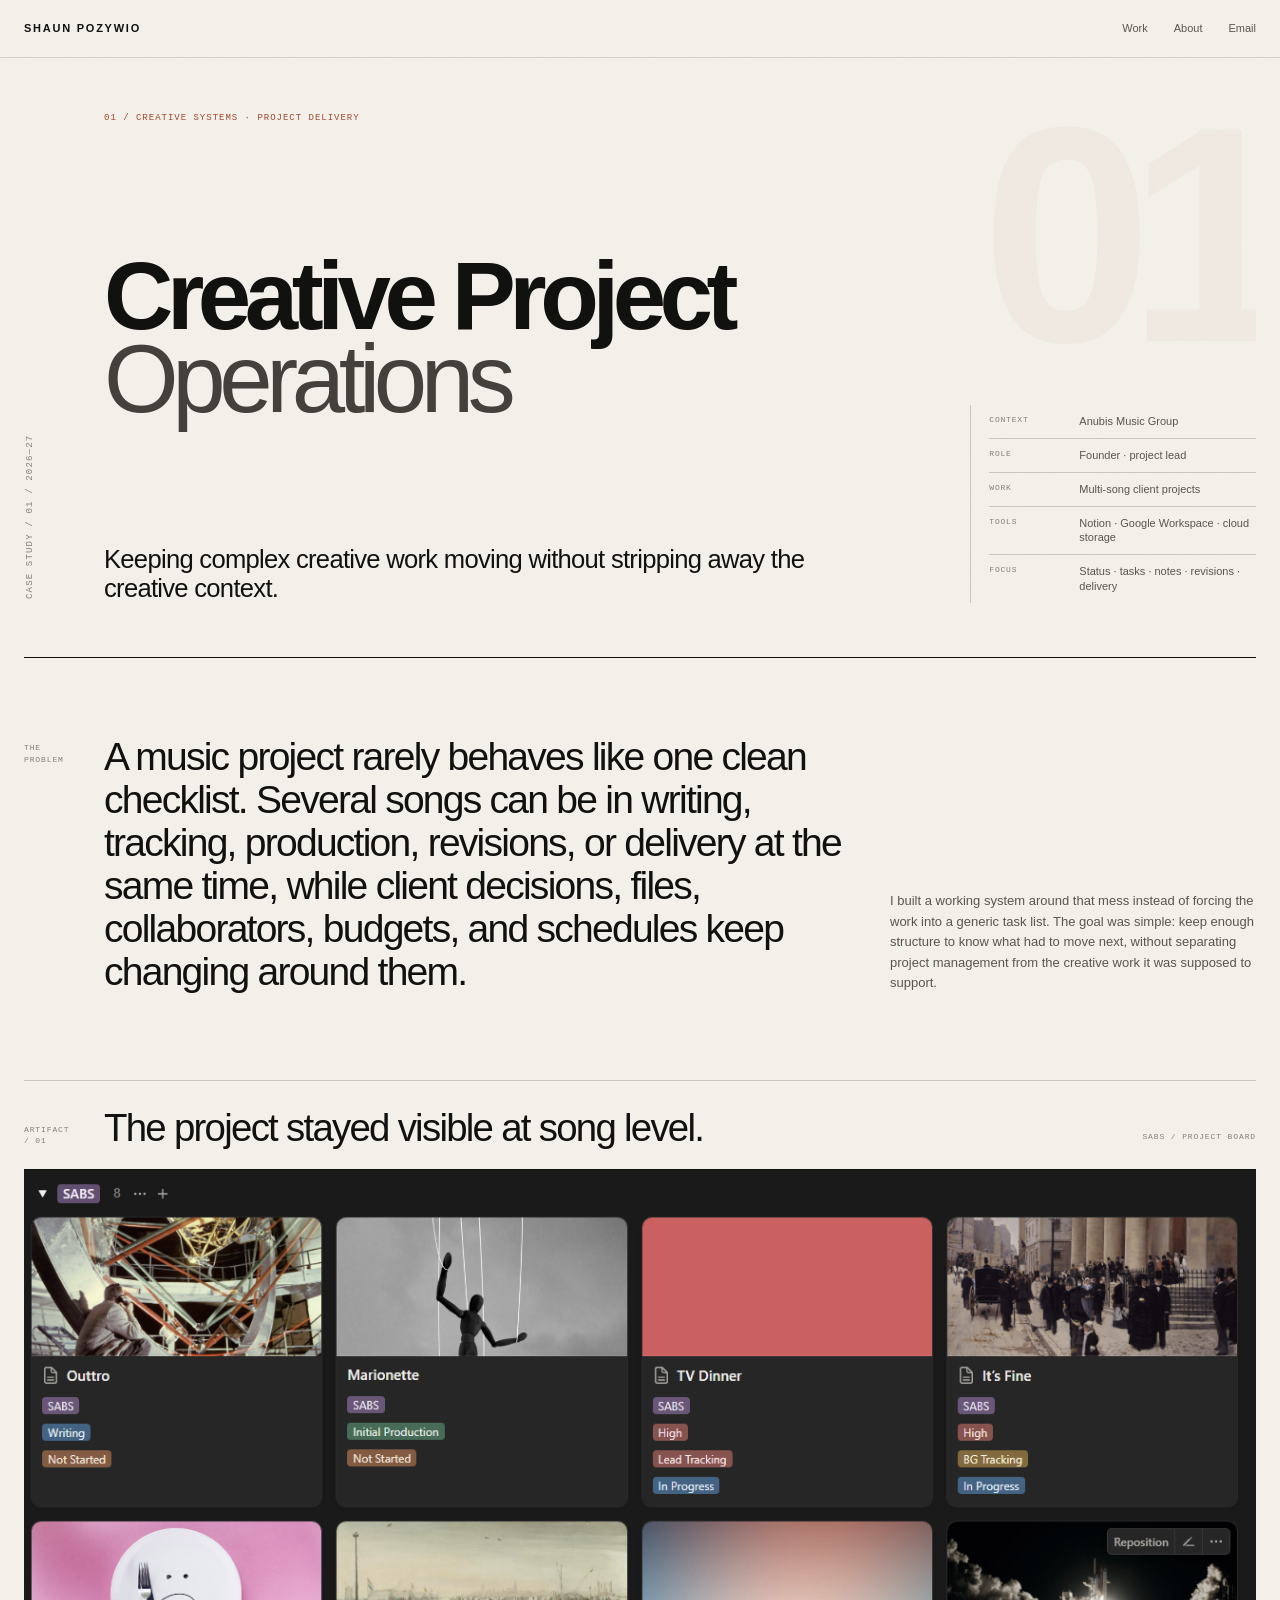
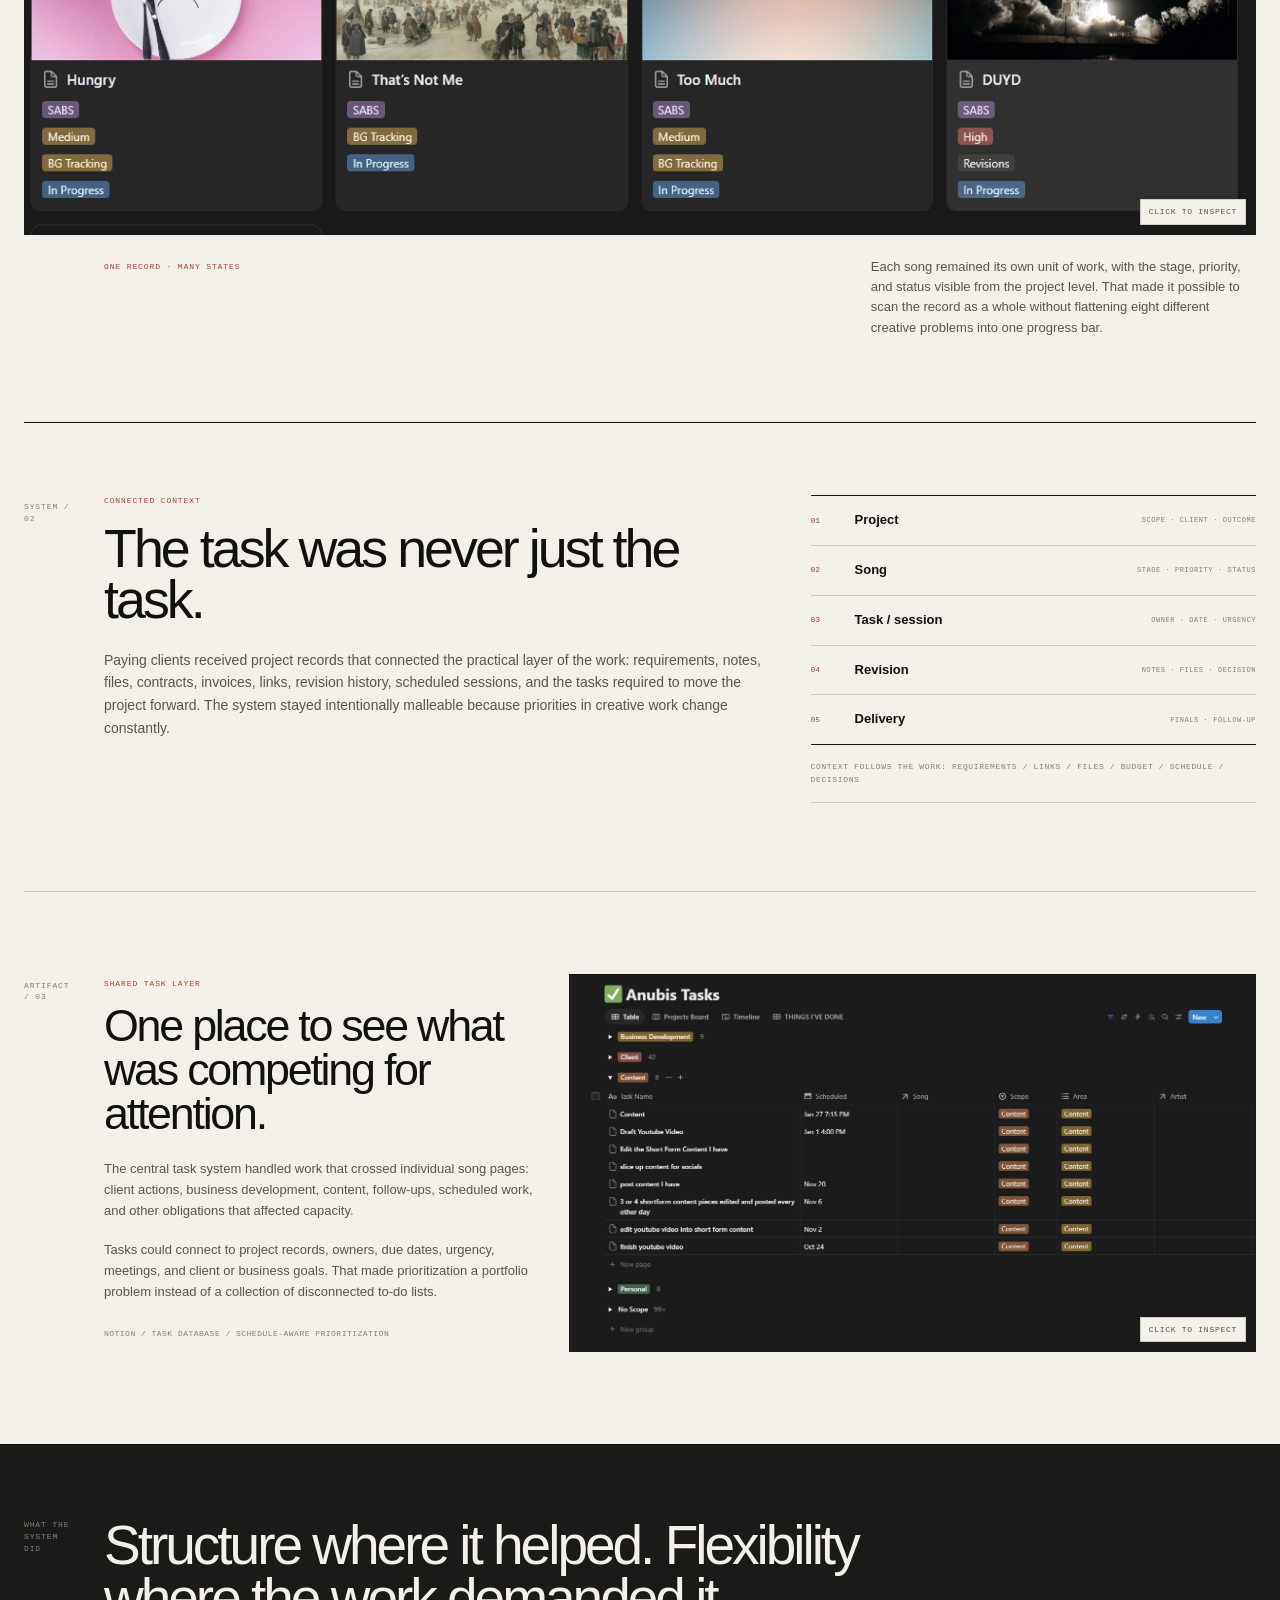
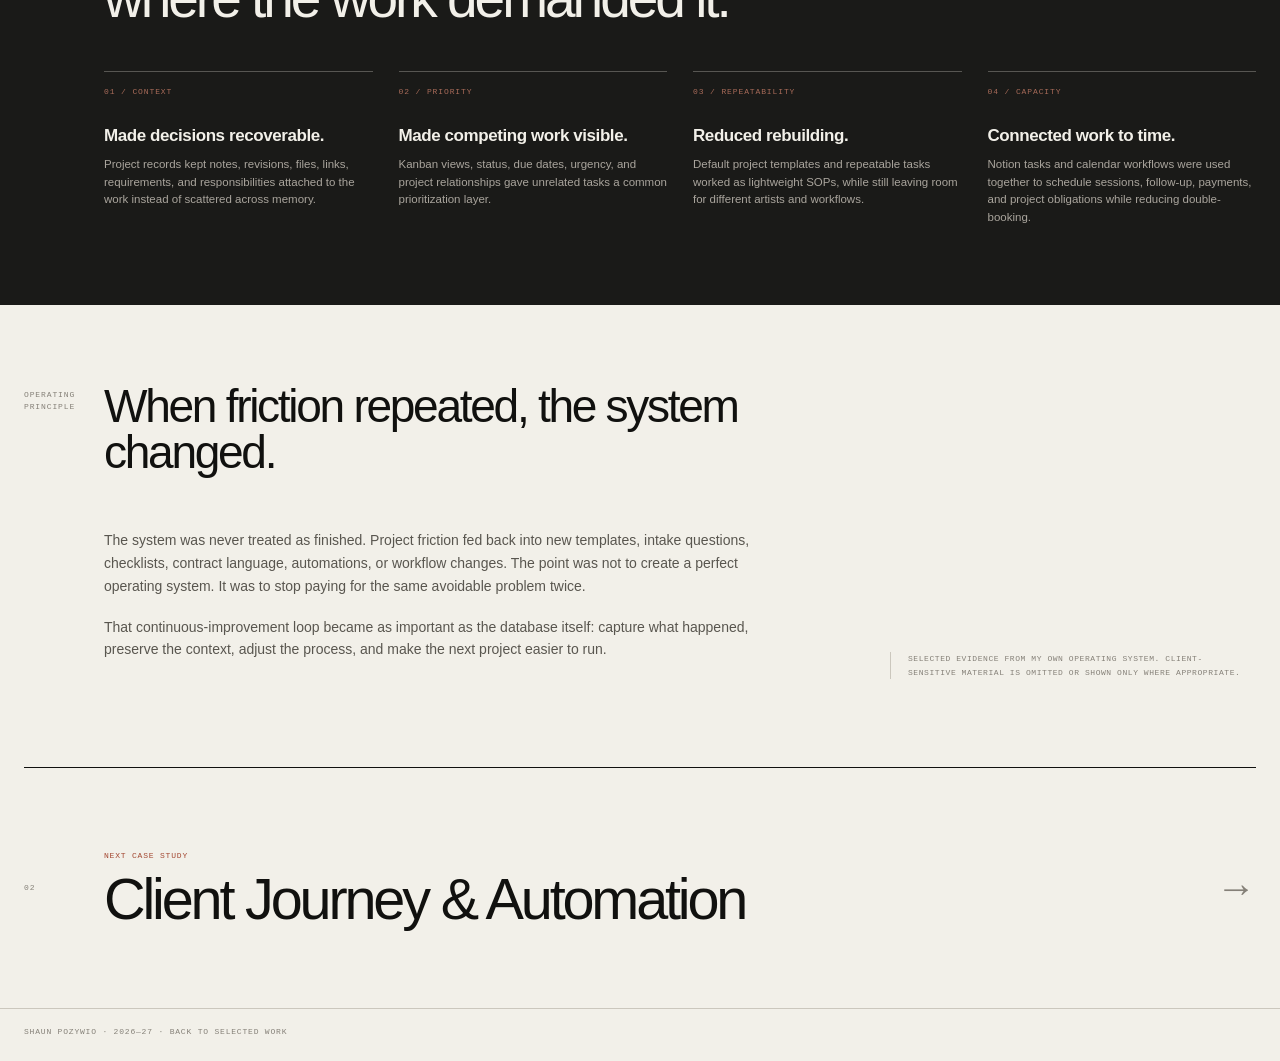
<file: projects/creative-operations.html>
<!doctype html>
<html lang="en">
<head>
<meta charset="utf-8">
<meta name="viewport" content="width=device-width,initial-scale=1">
<meta name="description" content="Creative Project Operations case study by Shaun Pozywio: a working system for multi-song creative projects, tasks, revisions, scheduling, and delivery.">
<title>Creative Project Operations | Shaun Pozywio</title>
<style>
:root{
  --paper:#f2f0e9;
  --ink:#11110f;
  --soft:#59564f;
  --muted:#858078;
  --line:#cbc7bd;
  --accent:#a34731;
  --dark:#1a1a18;
  --max:1320px;
  --header-h:58px;
}
*{box-sizing:border-box}
html{scroll-behavior:smooth}
body{
  margin:0;background:var(--paper);color:var(--ink);
  font-family:Arial,Helvetica,sans-serif;line-height:1.45;
  text-rendering:optimizeLegibility;
}
body::before{
  content:"";position:fixed;inset:0;z-index:999;pointer-events:none;
  opacity:.018;mix-blend-mode:multiply;
  background-image:url("data:image/svg+xml,%3Csvg xmlns='http://www.w3.org/2000/svg' width='180' height='180' viewBox='0 0 180 180'%3E%3Cfilter id='n'%3E%3CfeTurbulence type='fractalNoise' baseFrequency='.78' numOctaves='3' stitchTiles='stitch'/%3E%3C/filter%3E%3Crect width='100%25' height='100%25' filter='url(%23n)' opacity='.42'/%3E%3C/svg%3E");
}
a{color:inherit;text-decoration:none}
img{display:block;width:100%}
button{font:inherit;color:inherit}
.shell{width:min(var(--max),calc(100% - 48px));margin:auto}
.mono{font-family:"Courier New",Courier,monospace;text-transform:uppercase;letter-spacing:.11em}

header{
  height:var(--header-h);position:sticky;top:0;z-index:50;
  display:flex;align-items:center;border-bottom:1px solid rgba(17,17,15,.14);
  background:rgba(242,240,233,.91);backdrop-filter:blur(13px);
}
.nav{display:flex;align-items:center;justify-content:space-between}
.wordmark{font-size:11px;font-weight:700;letter-spacing:.16em;text-transform:uppercase}
.navlinks{display:flex;gap:26px;font-size:11px}
.navlinks a{color:var(--soft);transition:color .2s ease}
.navlinks a:hover{color:var(--accent)}

.case-hero{
  position:relative;min-height:600px;padding:52px 0 54px;
  display:grid;grid-template-columns:54px minmax(0,1fr) minmax(260px,.34fr);
  grid-template-rows:auto 1fr auto;column-gap:26px;
  border-bottom:1px solid var(--ink);overflow:hidden;
}
.case-index{
  grid-column:1;grid-row:1 / 4;
  font-family:"Courier New",Courier,monospace;font-size:9px;
  letter-spacing:.13em;text-transform:uppercase;color:var(--muted);
  writing-mode:vertical-rl;transform:rotate(180deg);padding-top:4px;
}
.case-eyebrow{
  grid-column:2;grid-row:1;
  font-size:9px;color:var(--accent);margin-top:2px;
}
.case-title{
  grid-column:2;grid-row:2;align-self:center;
  margin:26px 0 20px;max-width:1000px;
  font-size:clamp(60px,7.5vw,112px);line-height:.86;
  letter-spacing:-.067em;font-weight:600;
}
.case-title span{display:block}
.case-title .quiet{font-weight:500;color:#44413c}
.case-deck{
  grid-column:2;grid-row:3;max-width:720px;margin:0;
  font-size:clamp(18px,2vw,28px);line-height:1.14;
  letter-spacing:-.028em;font-weight:520;
}
.case-meta{
  grid-column:3;grid-row:2 / 4;align-self:end;
  border-left:1px solid var(--line);padding-left:18px;
}
.meta-row{display:grid;grid-template-columns:78px 1fr;gap:12px;padding:9px 0;border-top:1px solid var(--line)}
.meta-row:first-child{border-top:0}
.meta-key{font-family:"Courier New",Courier,monospace;font-size:8px;letter-spacing:.1em;text-transform:uppercase;color:var(--muted)}
.meta-val{font-size:11px;line-height:1.35;color:var(--soft)}
.case-watermark{
  position:absolute;right:-18px;top:54px;z-index:-1;
  font-size:clamp(180px,24vw,360px);line-height:.8;font-weight:700;
  letter-spacing:-.08em;color:rgba(163,71,49,.045);user-select:none;
}

.lead{
  padding:78px 0 86px;display:grid;
  grid-template-columns:54px minmax(0,760px) minmax(240px,1fr);gap:26px;
}
.section-label{grid-column:1;font-size:8px;color:var(--muted);margin-top:6px}
.lead-main{grid-column:2}
.lead-main p{margin:0;font-size:clamp(27px,3.05vw,46px);line-height:1.1;letter-spacing:-.045em;font-weight:520}
.lead-side{grid-column:3;align-self:end;max-width:400px;color:var(--soft);font-size:13px;line-height:1.58}
.lead-side p{margin:0}

.artifact{border-top:1px solid var(--line);padding:28px 0 84px}
.artifact-head{
  display:grid;grid-template-columns:54px minmax(0,1fr) auto;gap:26px;
  align-items:end;margin-bottom:22px;
}
.artifact-num{grid-column:1;font-size:8px;color:var(--muted)}
.artifact-title{grid-column:2;font-size:clamp(26px,3vw,44px);line-height:1;letter-spacing:-.045em;font-weight:520}
.artifact-tag{grid-column:3;font-size:8px;color:var(--muted);padding-bottom:4px}
.artifact-media{
  position:relative;background:#ddd;overflow:hidden;border-top:1px solid var(--ink);cursor:zoom-in;
}
.artifact-media img{filter:saturate(.73) contrast(.99);transition:filter .35s ease,transform .65s cubic-bezier(.16,1,.3,1)}
.artifact-media:hover img{filter:saturate(.95);transform:scale(1.006)}
.inspect{
  position:absolute;right:10px;bottom:10px;background:var(--paper);
  border:1px solid rgba(17,17,15,.16);padding:6px 8px;
  font-family:"Courier New",Courier,monospace;font-size:8px;letter-spacing:.09em;text-transform:uppercase;color:var(--soft);
}
.artifact-caption{
  display:grid;grid-template-columns:54px minmax(0,1fr) minmax(310px,.52fr);gap:26px;
  padding-top:22px;
}
.caption-kicker{grid-column:2;font-size:8px;color:var(--accent);margin-top:4px}
.caption-copy{grid-column:3;font-size:13px;line-height:1.56;color:var(--soft)}
.caption-copy p{margin:0}

.system-section{border-top:1px solid var(--ink);padding:72px 0 88px}
.system-grid{display:grid;grid-template-columns:54px minmax(0,1.1fr) minmax(320px,.72fr);gap:26px}
.system-copy{grid-column:2}
.system-copy .overline{font-size:8px;color:var(--accent);margin-bottom:16px}
.system-copy h2{font-size:clamp(37px,4.2vw,66px);line-height:.95;letter-spacing:-.055em;font-weight:520;margin:0 0 24px;max-width:780px}
.system-copy p{font-size:14px;line-height:1.62;color:var(--soft);max-width:660px;margin:0}
.system-map{grid-column:3;align-self:start;border-top:1px solid var(--ink);border-bottom:1px solid var(--line)}
.map-step{display:grid;grid-template-columns:34px 1fr auto;gap:10px;align-items:center;padding:15px 0;border-top:1px solid var(--line)}
.map-step:first-child{border-top:0}
.map-n{font-family:"Courier New",Courier,monospace;font-size:8px;color:var(--accent)}
.map-name{font-size:13px;font-weight:600}
.map-note{font-family:"Courier New",Courier,monospace;font-size:7px;text-transform:uppercase;letter-spacing:.08em;color:var(--muted)}
.map-side{padding:15px 0;border-top:1px solid var(--ink);font-family:"Courier New",Courier,monospace;font-size:8px;line-height:1.65;text-transform:uppercase;letter-spacing:.08em;color:var(--muted)}

.split-artifact{border-top:1px solid var(--line);padding:82px 0 92px}
.split-grid{display:grid;grid-template-columns:54px minmax(300px,.64fr) minmax(0,1fr);gap:26px;align-items:start}
.split-copy{grid-column:2;padding-top:4px}
.split-copy .overline{font-size:8px;color:var(--accent);margin-bottom:15px}
.split-copy h2{font-size:clamp(31px,3.5vw,54px);line-height:.98;letter-spacing:-.05em;font-weight:520;margin:0 0 22px}
.split-copy p{font-size:13px;line-height:1.62;color:var(--soft);margin:0 0 18px;max-width:480px}
.split-copy .small-note{font-family:"Courier New",Courier,monospace;font-size:8px;letter-spacing:.06em;text-transform:uppercase;color:var(--muted);margin-top:26px}
.split-media{grid-column:3;position:relative;background:#1b1b1b;overflow:hidden;cursor:zoom-in;border-top:1px solid var(--ink)}
.split-media img{filter:saturate(.78) contrast(.98)}

.proof-band{background:var(--dark);color:var(--paper);padding:74px 0 78px;border-top:1px solid var(--ink)}
.proof-head{display:grid;grid-template-columns:54px minmax(0,1fr);gap:26px;margin-bottom:46px}
.proof-head .label{grid-column:1;color:#858078;font-size:8px}
.proof-head h2{grid-column:2;font-size:clamp(38px,4.3vw,66px);line-height:.96;letter-spacing:-.055em;font-weight:520;margin:0;max-width:850px}
.proof-grid{display:grid;grid-template-columns:54px repeat(4,1fr);gap:26px}
.proof-card{border-top:1px solid rgba(242,240,233,.28);padding-top:14px}
.proof-card:nth-child(1){grid-column:2}
.proof-card .n{font-family:"Courier New",Courier,monospace;font-size:8px;color:#a86b59;margin-bottom:28px}
.proof-card h3{font-size:17px;line-height:1.12;letter-spacing:-.025em;margin:0 0 11px;font-weight:600}
.proof-card p{font-size:11.5px;line-height:1.55;color:#aaa59d;margin:0}

.learning{padding:78px 0 88px;border-bottom:1px solid var(--ink)}
.learning-grid{display:grid;grid-template-columns:54px minmax(0,760px) 1fr;gap:26px}
.learning h2{grid-column:2;font-size:clamp(31px,3.6vw,55px);line-height:1;letter-spacing:-.05em;font-weight:520;margin:0 0 28px}
.learning-copy{grid-column:2}
.learning-copy p{font-size:14px;line-height:1.63;color:var(--soft);margin:0 0 18px;max-width:680px}
.learning-aside{grid-column:3;align-self:end;border-left:1px solid var(--line);padding-left:17px;font-family:"Courier New",Courier,monospace;font-size:8px;line-height:1.7;letter-spacing:.07em;text-transform:uppercase;color:var(--muted);max-width:360px}

.next{
  min-height:240px;display:grid;grid-template-columns:54px minmax(0,1fr) auto;gap:26px;align-items:center;
}
.next-label{grid-column:1;font-size:8px;color:var(--muted)}
.next-main{grid-column:2}
.next-main small{display:block;font-family:"Courier New",Courier,monospace;font-size:8px;letter-spacing:.1em;text-transform:uppercase;color:var(--accent);margin-bottom:10px}
.next-main span{font-size:clamp(34px,4.5vw,68px);line-height:.95;letter-spacing:-.055em;font-weight:520}
.next-arrow{grid-column:3;font-size:40px;color:var(--muted);transition:transform .3s ease,color .2s ease}
.next:hover .next-arrow{transform:translateX(7px);color:var(--accent)}
.next:hover .next-main span{color:var(--accent)}

footer{padding:17px 0 23px;border-top:1px solid var(--line);font-family:"Courier New",Courier,monospace;font-size:8px;letter-spacing:.1em;text-transform:uppercase;color:var(--muted)}

.lightbox{position:fixed;inset:0;z-index:100;background:rgba(15,15,14,.92);display:none;align-items:center;justify-content:center;padding:34px}
.lightbox.open{display:flex}
.lightbox img{max-width:min(1500px,94vw);max-height:90vh;width:auto;height:auto;box-shadow:0 24px 80px rgba(0,0,0,.35)}
.lightbox-close{position:absolute;top:18px;right:20px;width:36px;height:36px;border:1px solid rgba(255,255,255,.32);border-radius:50%;background:transparent;color:#fff;cursor:pointer;font-size:20px}

@media(max-width:900px){
  .shell{width:min(var(--max),calc(100% - 30px))}
  .case-hero{min-height:auto;padding:34px 0 38px;grid-template-columns:1fr;grid-template-rows:auto auto auto auto;gap:0}
  .case-index{display:none}
  .case-eyebrow{grid-column:1;grid-row:1;margin-bottom:27px}
  .case-title{grid-column:1;grid-row:2;font-size:clamp(54px,11.8vw,88px);margin:0 0 30px;max-width:760px}
  .case-deck{grid-column:1;grid-row:3;max-width:650px;margin-bottom:38px}
  .case-meta{grid-column:1;grid-row:4;border-left:0;border-top:1px solid var(--line);padding:10px 0 0;display:grid;grid-template-columns:1fr 1fr;column-gap:22px}
  .meta-row{grid-template-columns:68px 1fr}
  .case-watermark{top:82px;right:-15px;font-size:210px}

  .lead{padding:58px 0 65px;grid-template-columns:1fr;gap:20px}
  .section-label{grid-column:1;margin:0}
  .lead-main{grid-column:1}.lead-side{grid-column:1;max-width:580px}

  .artifact{padding:24px 0 62px}
  .artifact-head{grid-template-columns:1fr auto;gap:14px;margin-bottom:18px}
  .artifact-num{grid-column:1;grid-row:1}.artifact-title{grid-column:1;grid-row:2}.artifact-tag{grid-column:2;grid-row:2}
  .artifact-caption{grid-template-columns:1fr;gap:10px;padding-top:17px}
  .caption-kicker,.caption-copy{grid-column:1}

  .system-section{padding:58px 0 68px}
  .system-grid{grid-template-columns:1fr;gap:38px}
  .system-copy,.system-map{grid-column:1}

  .split-artifact{padding:62px 0 70px}
  .split-grid{grid-template-columns:1fr;gap:30px}
  .split-copy,.split-media{grid-column:1}
  .split-copy{max-width:620px}

  .proof-band{padding:58px 0 62px}
  .proof-head{grid-template-columns:1fr;gap:10px;margin-bottom:34px}
  .proof-head .label,.proof-head h2{grid-column:1}
  .proof-grid{grid-template-columns:1fr 1fr;gap:30px 22px}
  .proof-card,.proof-card:nth-child(1){grid-column:auto}

  .learning{padding:58px 0 66px}
  .learning-grid{grid-template-columns:1fr;gap:18px}
  .learning h2,.learning-copy,.learning-aside{grid-column:1}
  .learning-aside{border-left:0;border-top:1px solid var(--line);padding:16px 0 0;max-width:520px}

  .next{min-height:210px;grid-template-columns:1fr auto;gap:18px}
  .next-label{display:none}.next-main{grid-column:1}.next-arrow{grid-column:2}
}

@media(max-width:520px){
  :root{--header-h:54px}
  header{height:var(--header-h)}
  .wordmark{font-size:10px}.navlinks{gap:16px}.navlinks a:nth-child(2){display:none}
  .case-hero{padding:28px 0 31px}
  .case-eyebrow{font-size:8px;margin-bottom:24px;max-width:270px;line-height:1.45}
  .case-title{font-size:50px;line-height:.88;letter-spacing:-.062em;margin-bottom:26px}
  .case-title span:nth-child(2){padding-left:20px}
  .case-deck{font-size:22px;line-height:1.08;margin-bottom:34px;max-width:345px}
  .case-meta{grid-template-columns:1fr;padding-top:6px}
  .meta-row{grid-template-columns:70px 1fr;padding:8px 0}
  .case-watermark{font-size:174px;top:100px;right:-12px}

  .lead{padding:48px 0 54px;gap:16px}
  .lead-main p{font-size:31px;line-height:1.08}
  .lead-side{font-size:12.5px}

  .artifact{padding:20px 0 54px}
  .artifact-title{font-size:31px;max-width:290px}
  .artifact-tag{font-size:7px}
  .artifact-media{width:calc(100% + 30px);margin-left:-15px}
  .artifact-caption{padding-top:15px}
  .caption-copy{font-size:12.5px}

  .system-section{padding:51px 0 57px}
  .system-copy h2{font-size:42px;max-width:340px}
  .system-copy p{font-size:13px}
  .map-step{grid-template-columns:30px 1fr;padding:14px 0}
  .map-note{grid-column:2;margin-top:-6px}

  .split-artifact{padding:52px 0 57px}
  .split-copy h2{font-size:38px;max-width:330px}
  .split-copy p{font-size:12.5px}
  .split-media{width:calc(100% + 30px);margin-left:-15px}

  .proof-band{padding:51px 0 56px}
  .proof-head h2{font-size:41px;max-width:340px}
  .proof-grid{grid-template-columns:1fr;gap:30px}
  .proof-card .n{margin-bottom:16px}
  .proof-card h3{font-size:18px}
  .proof-card p{font-size:12px;max-width:320px}

  .learning{padding:49px 0 56px}
  .learning h2{font-size:39px;max-width:330px}
  .learning-copy p{font-size:12.7px}

  .next{min-height:180px}
  .next-main span{font-size:38px;max-width:300px;display:block}
  .next-arrow{font-size:30px}
  .lightbox{padding:18px}
}

@media(prefers-reduced-motion:reduce){*{transition:none!important}html{scroll-behavior:auto}}
</style>
</head>
<body>
<header>
  <div class="shell nav">
    <a class="wordmark" href="../index.html">Shaun Pozywio</a>
    <nav class="navlinks">
      <a href="../index.html#work">Work</a>
      <a href="../index.html#about">About</a>
      <a href="mailto:shaun@anubismusicgroup.com">Email</a>
    </nav>
  </div>
</header>

<main>
  <section class="shell case-hero">
    <div class="case-index">Case study / 01 / 2026—27</div>
    <div class="case-eyebrow mono">01 / Creative systems · project delivery</div>
    <h1 class="case-title"><span>Creative Project</span><span class="quiet">Operations</span></h1>
    <p class="case-deck">Keeping complex creative work moving without stripping away the creative context.</p>
    <aside class="case-meta" aria-label="Project details">
      <div class="meta-row"><div class="meta-key">Context</div><div class="meta-val">Anubis Music Group</div></div>
      <div class="meta-row"><div class="meta-key">Role</div><div class="meta-val">Founder · project lead</div></div>
      <div class="meta-row"><div class="meta-key">Work</div><div class="meta-val">Multi-song client projects</div></div>
      <div class="meta-row"><div class="meta-key">Tools</div><div class="meta-val">Notion · Google Workspace · cloud storage</div></div>
      <div class="meta-row"><div class="meta-key">Focus</div><div class="meta-val">Status · tasks · notes · revisions · delivery</div></div>
    </aside>
    <div class="case-watermark" aria-hidden="true">01</div>
  </section>

  <section class="shell lead">
    <div class="section-label mono">The problem</div>
    <div class="lead-main">
      <p>A music project rarely behaves like one clean checklist. Several songs can be in writing, tracking, production, revisions, or delivery at the same time, while client decisions, files, collaborators, budgets, and schedules keep changing around them.</p>
    </div>
    <div class="lead-side">
      <p>I built a working system around that mess instead of forcing the work into a generic task list. The goal was simple: keep enough structure to know what had to move next, without separating project management from the creative work it was supposed to support.</p>
    </div>
  </section>

  <section class="shell artifact">
    <div class="artifact-head">
      <div class="artifact-num mono">Artifact / 01</div>
      <div class="artifact-title">The project stayed visible at song level.</div>
      <div class="artifact-tag mono">SABS / project board</div>
    </div>
    <div class="artifact-media" data-lightbox="../assets/creative-ops.png">
      <img src="../assets/creative-ops.png" alt="SABS multi-song creative project board showing individual songs, production stages, priorities, and status">
      <span class="inspect">Click to inspect</span>
    </div>
    <div class="artifact-caption">
      <div class="caption-kicker mono">One record · many states</div>
      <div class="caption-copy">
        <p>Each song remained its own unit of work, with the stage, priority, and status visible from the project level. That made it possible to scan the record as a whole without flattening eight different creative problems into one progress bar.</p>
      </div>
    </div>
  </section>

  <section class="shell system-section">
    <div class="system-grid">
      <div class="section-label mono">System / 02</div>
      <div class="system-copy">
        <div class="overline mono">Connected context</div>
        <h2>The task was never just the task.</h2>
        <p>Paying clients received project records that connected the practical layer of the work: requirements, notes, files, contracts, invoices, links, revision history, scheduled sessions, and the tasks required to move the project forward. The system stayed intentionally malleable because priorities in creative work change constantly.</p>
      </div>
      <div class="system-map" aria-label="Creative project operating model">
        <div class="map-step"><div class="map-n">01</div><div class="map-name">Project</div><div class="map-note">scope · client · outcome</div></div>
        <div class="map-step"><div class="map-n">02</div><div class="map-name">Song</div><div class="map-note">stage · priority · status</div></div>
        <div class="map-step"><div class="map-n">03</div><div class="map-name">Task / session</div><div class="map-note">owner · date · urgency</div></div>
        <div class="map-step"><div class="map-n">04</div><div class="map-name">Revision</div><div class="map-note">notes · files · decision</div></div>
        <div class="map-step"><div class="map-n">05</div><div class="map-name">Delivery</div><div class="map-note">finals · follow-up</div></div>
        <div class="map-side">Context follows the work: requirements / links / files / budget / schedule / decisions</div>
      </div>
    </div>
  </section>

  <section class="shell split-artifact">
    <div class="split-grid">
      <div class="section-label mono">Artifact / 03</div>
      <div class="split-copy">
        <div class="overline mono">Shared task layer</div>
        <h2>One place to see what was competing for attention.</h2>
        <p>The central task system handled work that crossed individual song pages: client actions, business development, content, follow-ups, scheduled work, and other obligations that affected capacity.</p>
        <p>Tasks could connect to project records, owners, due dates, urgency, meetings, and client or business goals. That made prioritization a portfolio problem instead of a collection of disconnected to-do lists.</p>
        <div class="small-note">Notion / task database / schedule-aware prioritization</div>
      </div>
      <div class="split-media" data-lightbox="../assets/tasks.png">
        <img src="../assets/tasks.png" alt="Anubis Tasks database grouped by business development, client, content, personal, and unscoped work">
        <span class="inspect">Click to inspect</span>
      </div>
    </div>
  </section>

  <section class="proof-band">
    <div class="shell">
      <div class="proof-head">
        <div class="label mono">What the system did</div>
        <h2>Structure where it helped. Flexibility where the work demanded it.</h2>
      </div>
      <div class="proof-grid">
        <div class="proof-card"><div class="n mono">01 / Context</div><h3>Made decisions recoverable.</h3><p>Project records kept notes, revisions, files, links, requirements, and responsibilities attached to the work instead of scattered across memory.</p></div>
        <div class="proof-card"><div class="n mono">02 / Priority</div><h3>Made competing work visible.</h3><p>Kanban views, status, due dates, urgency, and project relationships gave unrelated tasks a common prioritization layer.</p></div>
        <div class="proof-card"><div class="n mono">03 / Repeatability</div><h3>Reduced rebuilding.</h3><p>Default project templates and repeatable tasks worked as lightweight SOPs, while still leaving room for different artists and workflows.</p></div>
        <div class="proof-card"><div class="n mono">04 / Capacity</div><h3>Connected work to time.</h3><p>Notion tasks and calendar workflows were used together to schedule sessions, follow-up, payments, and project obligations while reducing double-booking.</p></div>
      </div>
    </div>
  </section>

  <section class="shell learning">
    <div class="learning-grid">
      <div class="section-label mono">Operating principle</div>
      <h2>When friction repeated, the system changed.</h2>
      <div class="learning-copy">
        <p>The system was never treated as finished. Project friction fed back into new templates, intake questions, checklists, contract language, automations, or workflow changes. The point was not to create a perfect operating system. It was to stop paying for the same avoidable problem twice.</p>
        <p>That continuous-improvement loop became as important as the database itself: capture what happened, preserve the context, adjust the process, and make the next project easier to run.</p>
      </div>
      <div class="learning-aside">Selected evidence from my own operating system. Client-sensitive material is omitted or shown only where appropriate.</div>
    </div>
  </section>

  <a class="shell next" href="client-journey.html">
    <div class="next-label mono">02</div>
    <div class="next-main"><small>Next case study</small><span>Client Journey & Automation</span></div>
    <div class="next-arrow" aria-hidden="true">→</div>
  </a>
</main>

<footer><div class="shell">Shaun Pozywio · 2026—27 · <a href="../index.html#work">Back to selected work</a></div></footer>

<div class="lightbox" id="lightbox" aria-hidden="true">
  <button class="lightbox-close" type="button" aria-label="Close image">×</button>
  <img id="lightbox-image" alt="">
</div>
<script>
const lightbox=document.getElementById('lightbox');
const lightboxImage=document.getElementById('lightbox-image');
const closeButton=document.querySelector('.lightbox-close');
document.querySelectorAll('[data-lightbox]').forEach(media=>{
  media.addEventListener('click',()=>{
    lightboxImage.src=media.dataset.lightbox;
    lightbox.classList.add('open');
    lightbox.setAttribute('aria-hidden','false');
    document.body.style.overflow='hidden';
  });
});
function closeLightbox(){
  lightbox.classList.remove('open');
  lightbox.setAttribute('aria-hidden','true');
  document.body.style.overflow='';
}
closeButton.addEventListener('click',closeLightbox);
lightbox.addEventListener('click',e=>{if(e.target===lightbox)closeLightbox()});
document.addEventListener('keydown',e=>{if(e.key==='Escape'&&lightbox.classList.contains('open'))closeLightbox()});
</script>
</body>
</html>
</file>
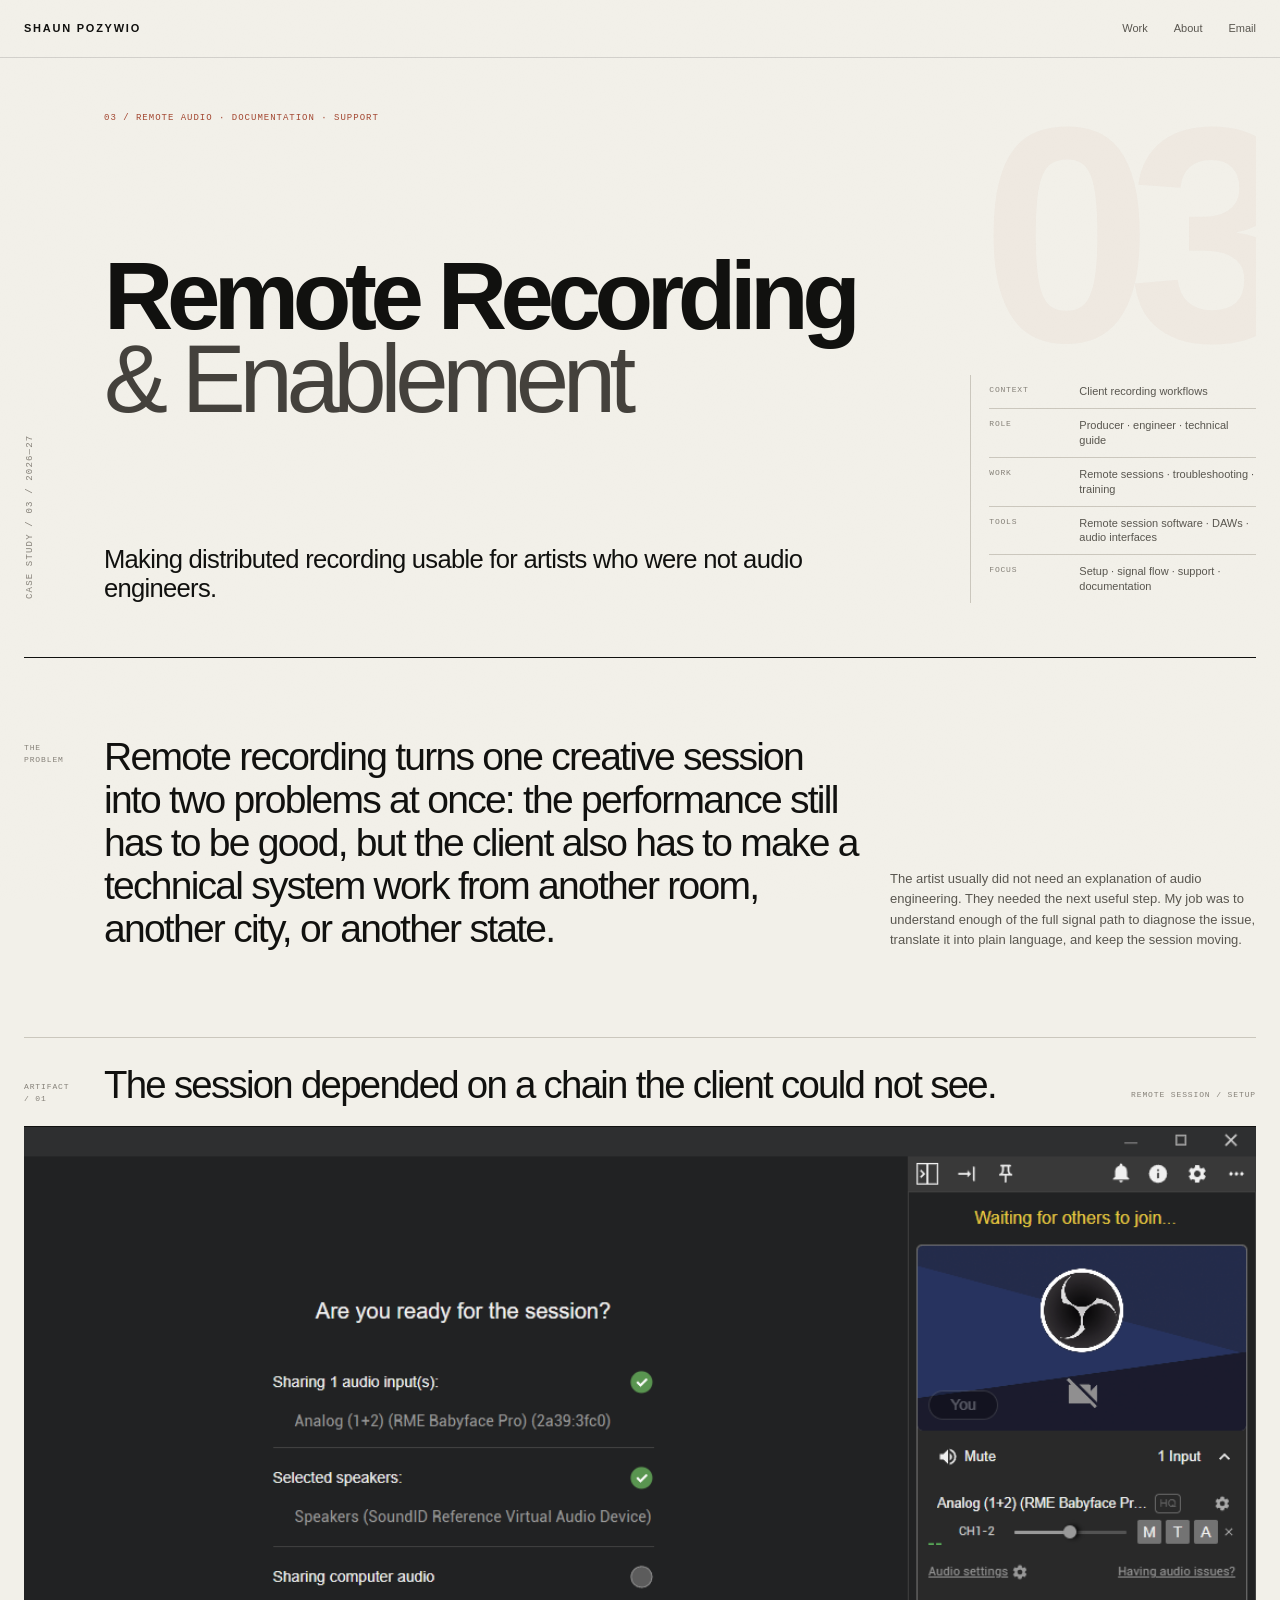
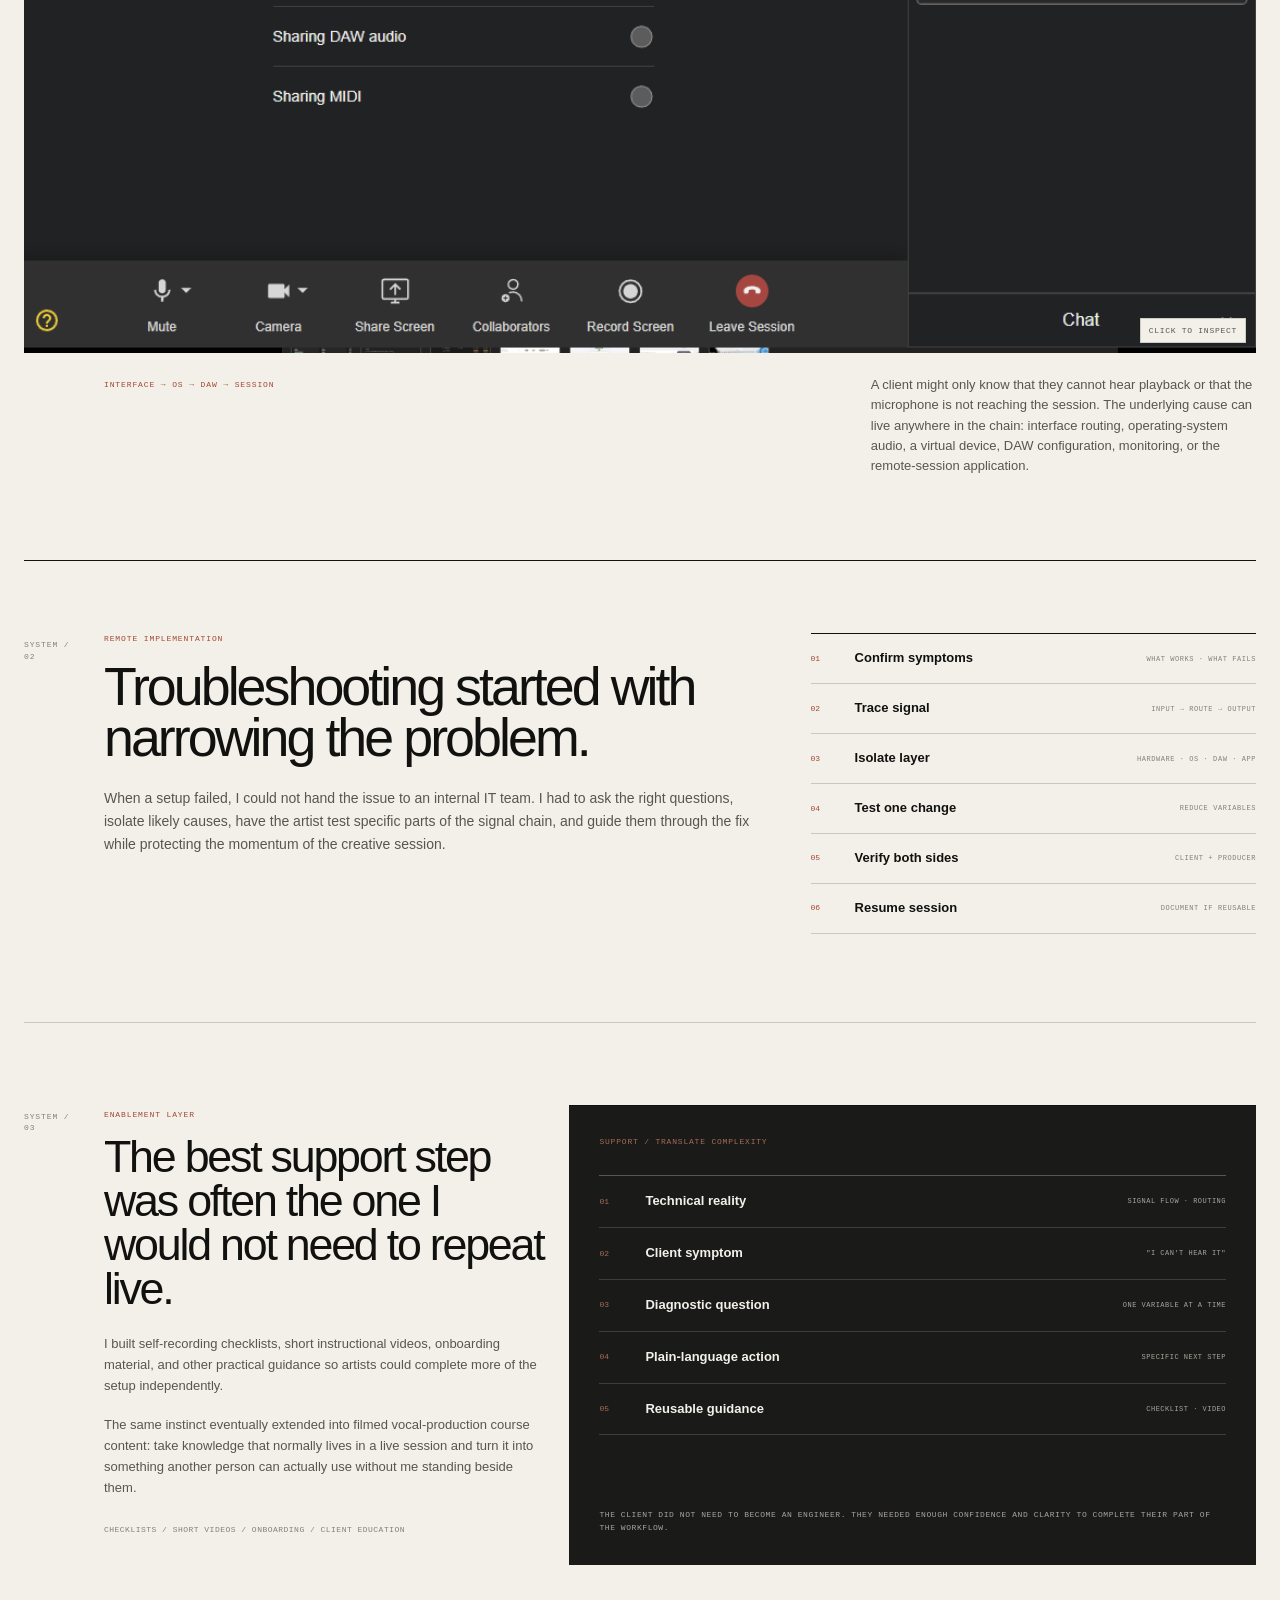
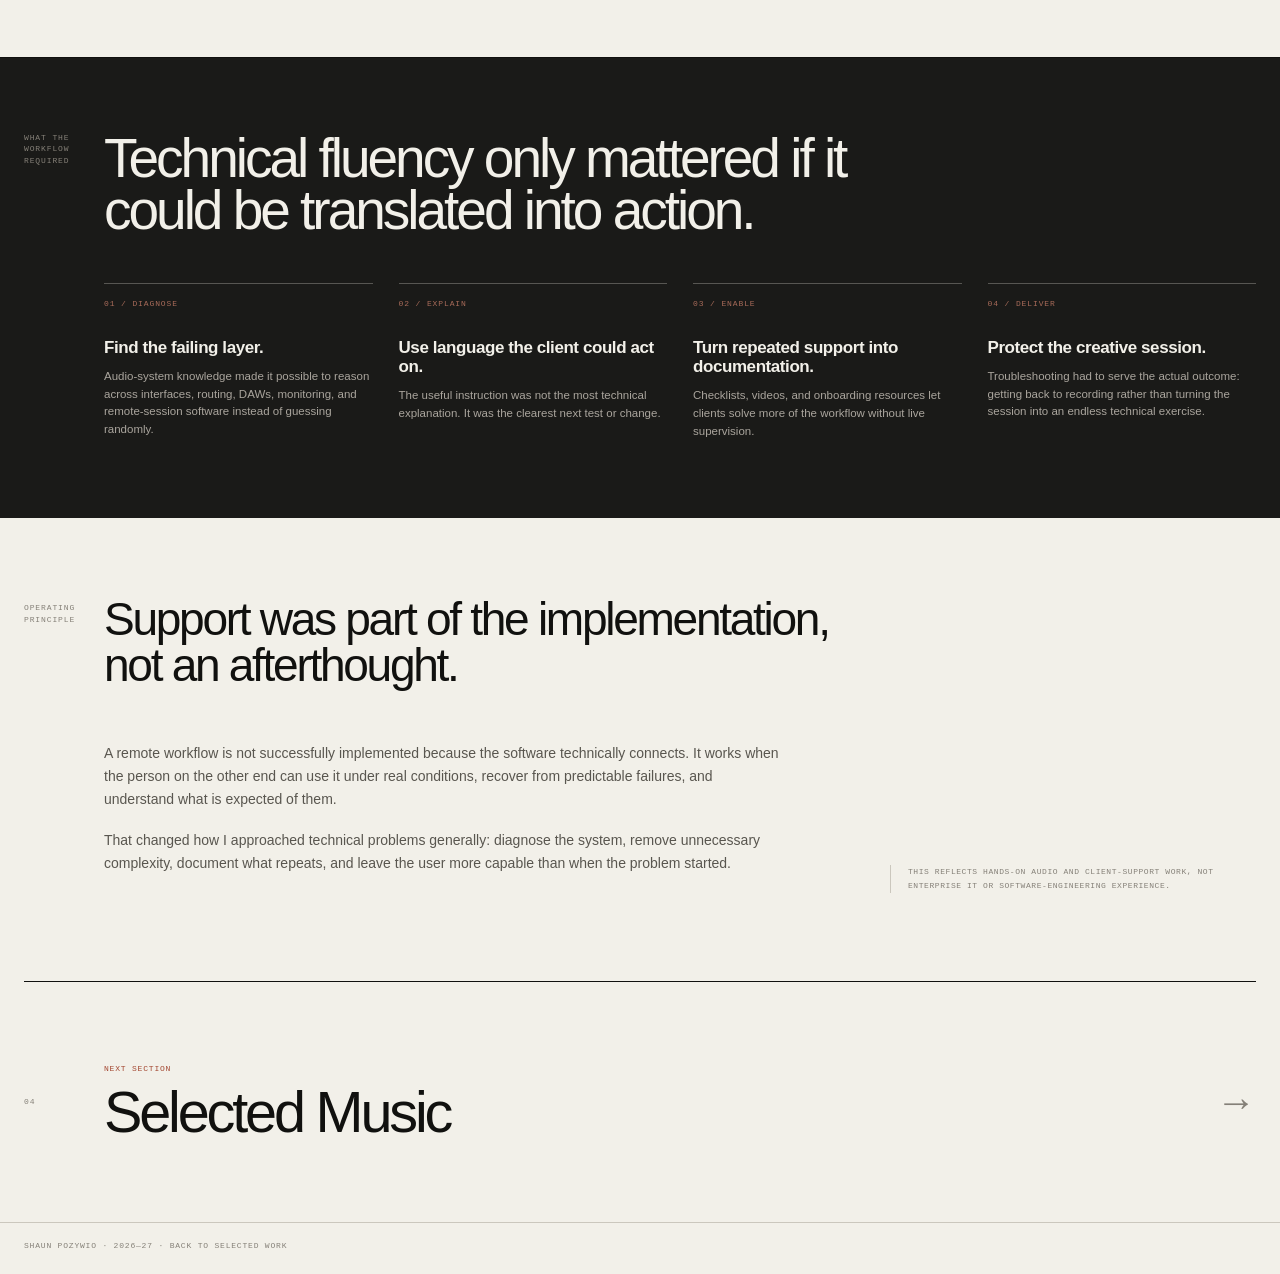
<file: projects/remote-recording.html>
<!doctype html>
<html lang="en">
<head>
<meta charset="utf-8">
<meta name="viewport" content="width=device-width,initial-scale=1">
<meta name="description" content="Remote Recording & Enablement case study by Shaun Pozywio: remote audio troubleshooting, client documentation, signal-flow problem solving, and enablement.">
<title>Remote Recording & Enablement | Shaun Pozywio</title>
<style>
:root{
  --paper:#f2f0e9;
  --ink:#11110f;
  --soft:#59564f;
  --muted:#858078;
  --line:#cbc7bd;
  --accent:#a34731;
  --dark:#1a1a18;
  --max:1320px;
  --header-h:58px;
}
*{box-sizing:border-box}
html{scroll-behavior:smooth}
body{
  margin:0;background:var(--paper);color:var(--ink);
  font-family:Arial,Helvetica,sans-serif;line-height:1.45;
  text-rendering:optimizeLegibility;
}
body::before{
  content:"";position:fixed;inset:0;z-index:999;pointer-events:none;
  opacity:.018;mix-blend-mode:multiply;
  background-image:url("data:image/svg+xml,%3Csvg xmlns='http://www.w3.org/2000/svg' width='180' height='180' viewBox='0 0 180 180'%3E%3Cfilter id='n'%3E%3CfeTurbulence type='fractalNoise' baseFrequency='.78' numOctaves='3' stitchTiles='stitch'/%3E%3C/filter%3E%3Crect width='100%25' height='100%25' filter='url(%23n)' opacity='.42'/%3E%3C/svg%3E");
}
a{color:inherit;text-decoration:none}
img{display:block;width:100%}
button{font:inherit;color:inherit}
.shell{width:min(var(--max),calc(100% - 48px));margin:auto}
.mono{font-family:"Courier New",Courier,monospace;text-transform:uppercase;letter-spacing:.11em}

header{
  height:var(--header-h);position:sticky;top:0;z-index:50;
  display:flex;align-items:center;border-bottom:1px solid rgba(17,17,15,.14);
  background:rgba(242,240,233,.91);backdrop-filter:blur(13px);
}
.nav{display:flex;align-items:center;justify-content:space-between}
.wordmark{font-size:11px;font-weight:700;letter-spacing:.16em;text-transform:uppercase}
.navlinks{display:flex;gap:26px;font-size:11px}
.navlinks a{color:var(--soft);transition:color .2s ease}
.navlinks a:hover{color:var(--accent)}

.case-hero{
  position:relative;min-height:600px;padding:52px 0 54px;
  display:grid;grid-template-columns:54px minmax(0,1fr) minmax(260px,.34fr);
  grid-template-rows:auto 1fr auto;column-gap:26px;
  border-bottom:1px solid var(--ink);overflow:hidden;
}
.case-index{
  grid-column:1;grid-row:1 / 4;
  font-family:"Courier New",Courier,monospace;font-size:9px;
  letter-spacing:.13em;text-transform:uppercase;color:var(--muted);
  writing-mode:vertical-rl;transform:rotate(180deg);padding-top:4px;
}
.case-eyebrow{
  grid-column:2;grid-row:1;
  font-size:9px;color:var(--accent);margin-top:2px;
}
.case-title{
  grid-column:2;grid-row:2;align-self:center;
  margin:26px 0 20px;max-width:1000px;
  font-size:clamp(60px,7.5vw,112px);line-height:.86;
  letter-spacing:-.067em;font-weight:600;
}
.case-title span{display:block}
.case-title .quiet{font-weight:500;color:#44413c}
.case-deck{
  grid-column:2;grid-row:3;max-width:720px;margin:0;
  font-size:clamp(18px,2vw,28px);line-height:1.14;
  letter-spacing:-.028em;font-weight:520;
}
.case-meta{
  grid-column:3;grid-row:2 / 4;align-self:end;
  border-left:1px solid var(--line);padding-left:18px;
}
.meta-row{display:grid;grid-template-columns:78px 1fr;gap:12px;padding:9px 0;border-top:1px solid var(--line)}
.meta-row:first-child{border-top:0}
.meta-key{font-family:"Courier New",Courier,monospace;font-size:8px;letter-spacing:.1em;text-transform:uppercase;color:var(--muted)}
.meta-val{font-size:11px;line-height:1.35;color:var(--soft)}
.case-watermark{
  position:absolute;right:-18px;top:54px;z-index:-1;
  font-size:clamp(180px,24vw,360px);line-height:.8;font-weight:700;
  letter-spacing:-.08em;color:rgba(163,71,49,.045);user-select:none;
}

.lead{
  padding:78px 0 86px;display:grid;
  grid-template-columns:54px minmax(0,760px) minmax(240px,1fr);gap:26px;
}
.section-label{grid-column:1;font-size:8px;color:var(--muted);margin-top:6px}
.lead-main{grid-column:2}
.lead-main p{margin:0;font-size:clamp(27px,3.05vw,46px);line-height:1.1;letter-spacing:-.045em;font-weight:520}
.lead-side{grid-column:3;align-self:end;max-width:400px;color:var(--soft);font-size:13px;line-height:1.58}
.lead-side p{margin:0}

.artifact{border-top:1px solid var(--line);padding:28px 0 84px}
.artifact-head{
  display:grid;grid-template-columns:54px minmax(0,1fr) auto;gap:26px;
  align-items:end;margin-bottom:22px;
}
.artifact-num{grid-column:1;font-size:8px;color:var(--muted)}
.artifact-title{grid-column:2;font-size:clamp(26px,3vw,44px);line-height:1;letter-spacing:-.045em;font-weight:520}
.artifact-tag{grid-column:3;font-size:8px;color:var(--muted);padding-bottom:4px}
.artifact-media{
  position:relative;background:#ddd;overflow:hidden;border-top:1px solid var(--ink);cursor:zoom-in;
}
.artifact-media img{filter:saturate(.73) contrast(.99);transition:filter .35s ease,transform .65s cubic-bezier(.16,1,.3,1)}
.artifact-media:hover img{filter:saturate(.95);transform:scale(1.006)}
.inspect{
  position:absolute;right:10px;bottom:10px;background:var(--paper);
  border:1px solid rgba(17,17,15,.16);padding:6px 8px;
  font-family:"Courier New",Courier,monospace;font-size:8px;letter-spacing:.09em;text-transform:uppercase;color:var(--soft);
}
.artifact-caption{
  display:grid;grid-template-columns:54px minmax(0,1fr) minmax(310px,.52fr);gap:26px;
  padding-top:22px;
}
.caption-kicker{grid-column:2;font-size:8px;color:var(--accent);margin-top:4px}
.caption-copy{grid-column:3;font-size:13px;line-height:1.56;color:var(--soft)}
.caption-copy p{margin:0}

.system-section{border-top:1px solid var(--ink);padding:72px 0 88px}
.system-grid{display:grid;grid-template-columns:54px minmax(0,1.1fr) minmax(320px,.72fr);gap:26px}
.system-copy{grid-column:2}
.system-copy .overline{font-size:8px;color:var(--accent);margin-bottom:16px}
.system-copy h2{font-size:clamp(37px,4.2vw,66px);line-height:.95;letter-spacing:-.055em;font-weight:520;margin:0 0 24px;max-width:780px}
.system-copy p{font-size:14px;line-height:1.62;color:var(--soft);max-width:660px;margin:0}
.system-map{grid-column:3;align-self:start;border-top:1px solid var(--ink);border-bottom:1px solid var(--line)}
.map-step{display:grid;grid-template-columns:34px 1fr auto;gap:10px;align-items:center;padding:15px 0;border-top:1px solid var(--line)}
.map-step:first-child{border-top:0}
.map-n{font-family:"Courier New",Courier,monospace;font-size:8px;color:var(--accent)}
.map-name{font-size:13px;font-weight:600}
.map-note{font-family:"Courier New",Courier,monospace;font-size:7px;text-transform:uppercase;letter-spacing:.08em;color:var(--muted)}
.map-side{padding:15px 0;border-top:1px solid var(--ink);font-family:"Courier New",Courier,monospace;font-size:8px;line-height:1.65;text-transform:uppercase;letter-spacing:.08em;color:var(--muted)}

.split-artifact{border-top:1px solid var(--line);padding:82px 0 92px}
.split-grid{display:grid;grid-template-columns:54px minmax(300px,.64fr) minmax(0,1fr);gap:26px;align-items:start}
.split-copy{grid-column:2;padding-top:4px}
.split-copy .overline{font-size:8px;color:var(--accent);margin-bottom:15px}
.split-copy h2{font-size:clamp(31px,3.5vw,54px);line-height:.98;letter-spacing:-.05em;font-weight:520;margin:0 0 22px}
.split-copy p{font-size:13px;line-height:1.62;color:var(--soft);margin:0 0 18px;max-width:480px}
.split-copy .small-note{font-family:"Courier New",Courier,monospace;font-size:8px;letter-spacing:.06em;text-transform:uppercase;color:var(--muted);margin-top:26px}
.split-media{grid-column:3;position:relative;background:#1b1b1b;overflow:hidden;cursor:zoom-in;border-top:1px solid var(--ink)}
.split-media img{filter:saturate(.78) contrast(.98)}

.proof-band{background:var(--dark);color:var(--paper);padding:74px 0 78px;border-top:1px solid var(--ink)}
.proof-head{display:grid;grid-template-columns:54px minmax(0,1fr);gap:26px;margin-bottom:46px}
.proof-head .label{grid-column:1;color:#858078;font-size:8px}
.proof-head h2{grid-column:2;font-size:clamp(38px,4.3vw,66px);line-height:.96;letter-spacing:-.055em;font-weight:520;margin:0;max-width:850px}
.proof-grid{display:grid;grid-template-columns:54px repeat(4,1fr);gap:26px}
.proof-card{border-top:1px solid rgba(242,240,233,.28);padding-top:14px}
.proof-card:nth-child(1){grid-column:2}
.proof-card .n{font-family:"Courier New",Courier,monospace;font-size:8px;color:#a86b59;margin-bottom:28px}
.proof-card h3{font-size:17px;line-height:1.12;letter-spacing:-.025em;margin:0 0 11px;font-weight:600}
.proof-card p{font-size:11.5px;line-height:1.55;color:#aaa59d;margin:0}

.learning{padding:78px 0 88px;border-bottom:1px solid var(--ink)}
.learning-grid{display:grid;grid-template-columns:54px minmax(0,760px) 1fr;gap:26px}
.learning h2{grid-column:2;font-size:clamp(31px,3.6vw,55px);line-height:1;letter-spacing:-.05em;font-weight:520;margin:0 0 28px}
.learning-copy{grid-column:2}
.learning-copy p{font-size:14px;line-height:1.63;color:var(--soft);margin:0 0 18px;max-width:680px}
.learning-aside{grid-column:3;align-self:end;border-left:1px solid var(--line);padding-left:17px;font-family:"Courier New",Courier,monospace;font-size:8px;line-height:1.7;letter-spacing:.07em;text-transform:uppercase;color:var(--muted);max-width:360px}

.next{
  min-height:240px;display:grid;grid-template-columns:54px minmax(0,1fr) auto;gap:26px;align-items:center;
}
.next-label{grid-column:1;font-size:8px;color:var(--muted)}
.next-main{grid-column:2}
.next-main small{display:block;font-family:"Courier New",Courier,monospace;font-size:8px;letter-spacing:.1em;text-transform:uppercase;color:var(--accent);margin-bottom:10px}
.next-main span{font-size:clamp(34px,4.5vw,68px);line-height:.95;letter-spacing:-.055em;font-weight:520}
.next-arrow{grid-column:3;font-size:40px;color:var(--muted);transition:transform .3s ease,color .2s ease}
.next:hover .next-arrow{transform:translateX(7px);color:var(--accent)}
.next:hover .next-main span{color:var(--accent)}

footer{padding:17px 0 23px;border-top:1px solid var(--line);font-family:"Courier New",Courier,monospace;font-size:8px;letter-spacing:.1em;text-transform:uppercase;color:var(--muted)}

.lightbox{position:fixed;inset:0;z-index:100;background:rgba(15,15,14,.92);display:none;align-items:center;justify-content:center;padding:34px}
.lightbox.open{display:flex}
.lightbox img{max-width:min(1500px,94vw);max-height:90vh;width:auto;height:auto;box-shadow:0 24px 80px rgba(0,0,0,.35)}
.lightbox-close{position:absolute;top:18px;right:20px;width:36px;height:36px;border:1px solid rgba(255,255,255,.32);border-radius:50%;background:transparent;color:#fff;cursor:pointer;font-size:20px}

@media(max-width:900px){
  .shell{width:min(var(--max),calc(100% - 30px))}
  .case-hero{min-height:auto;padding:34px 0 38px;grid-template-columns:1fr;grid-template-rows:auto auto auto auto;gap:0}
  .case-index{display:none}
  .case-eyebrow{grid-column:1;grid-row:1;margin-bottom:27px}
  .case-title{grid-column:1;grid-row:2;font-size:clamp(54px,11.8vw,88px);margin:0 0 30px;max-width:760px}
  .case-deck{grid-column:1;grid-row:3;max-width:650px;margin-bottom:38px}
  .case-meta{grid-column:1;grid-row:4;border-left:0;border-top:1px solid var(--line);padding:10px 0 0;display:grid;grid-template-columns:1fr 1fr;column-gap:22px}
  .meta-row{grid-template-columns:68px 1fr}
  .case-watermark{top:82px;right:-15px;font-size:210px}

  .lead{padding:58px 0 65px;grid-template-columns:1fr;gap:20px}
  .section-label{grid-column:1;margin:0}
  .lead-main{grid-column:1}.lead-side{grid-column:1;max-width:580px}

  .artifact{padding:24px 0 62px}
  .artifact-head{grid-template-columns:1fr auto;gap:14px;margin-bottom:18px}
  .artifact-num{grid-column:1;grid-row:1}.artifact-title{grid-column:1;grid-row:2}.artifact-tag{grid-column:2;grid-row:2}
  .artifact-caption{grid-template-columns:1fr;gap:10px;padding-top:17px}
  .caption-kicker,.caption-copy{grid-column:1}

  .system-section{padding:58px 0 68px}
  .system-grid{grid-template-columns:1fr;gap:38px}
  .system-copy,.system-map{grid-column:1}

  .split-artifact{padding:62px 0 70px}
  .split-grid{grid-template-columns:1fr;gap:30px}
  .split-copy,.split-media{grid-column:1}
  .split-copy{max-width:620px}

  .proof-band{padding:58px 0 62px}
  .proof-head{grid-template-columns:1fr;gap:10px;margin-bottom:34px}
  .proof-head .label,.proof-head h2{grid-column:1}
  .proof-grid{grid-template-columns:1fr 1fr;gap:30px 22px}
  .proof-card,.proof-card:nth-child(1){grid-column:auto}

  .learning{padding:58px 0 66px}
  .learning-grid{grid-template-columns:1fr;gap:18px}
  .learning h2,.learning-copy,.learning-aside{grid-column:1}
  .learning-aside{border-left:0;border-top:1px solid var(--line);padding:16px 0 0;max-width:520px}

  .next{min-height:210px;grid-template-columns:1fr auto;gap:18px}
  .next-label{display:none}.next-main{grid-column:1}.next-arrow{grid-column:2}
}

@media(max-width:520px){
  :root{--header-h:54px}
  header{height:var(--header-h)}
  .wordmark{font-size:10px}.navlinks{gap:16px}.navlinks a:nth-child(2){display:none}
  .case-hero{padding:28px 0 31px}
  .case-eyebrow{font-size:8px;margin-bottom:24px;max-width:270px;line-height:1.45}
  .case-title{font-size:50px;line-height:.88;letter-spacing:-.062em;margin-bottom:26px}
  .case-title span:nth-child(2){padding-left:20px}
  .case-deck{font-size:22px;line-height:1.08;margin-bottom:34px;max-width:345px}
  .case-meta{grid-template-columns:1fr;padding-top:6px}
  .meta-row{grid-template-columns:70px 1fr;padding:8px 0}
  .case-watermark{font-size:174px;top:100px;right:-12px}

  .lead{padding:48px 0 54px;gap:16px}
  .lead-main p{font-size:31px;line-height:1.08}
  .lead-side{font-size:12.5px}

  .artifact{padding:20px 0 54px}
  .artifact-title{font-size:31px;max-width:290px}
  .artifact-tag{font-size:7px}
  .artifact-media{width:calc(100% + 30px);margin-left:-15px}
  .artifact-caption{padding-top:15px}
  .caption-copy{font-size:12.5px}

  .system-section{padding:51px 0 57px}
  .system-copy h2{font-size:42px;max-width:340px}
  .system-copy p{font-size:13px}
  .map-step{grid-template-columns:30px 1fr;padding:14px 0}
  .map-note{grid-column:2;margin-top:-6px}

  .split-artifact{padding:52px 0 57px}
  .split-copy h2{font-size:38px;max-width:330px}
  .split-copy p{font-size:12.5px}
  .split-media{width:calc(100% + 30px);margin-left:-15px}

  .proof-band{padding:51px 0 56px}
  .proof-head h2{font-size:41px;max-width:340px}
  .proof-grid{grid-template-columns:1fr;gap:30px}
  .proof-card .n{margin-bottom:16px}
  .proof-card h3{font-size:18px}
  .proof-card p{font-size:12px;max-width:320px}

  .learning{padding:49px 0 56px}
  .learning h2{font-size:39px;max-width:330px}
  .learning-copy p{font-size:12.7px}

  .next{min-height:180px}
  .next-main span{font-size:38px;max-width:300px;display:block}
  .next-arrow{font-size:30px}
  .lightbox{padding:18px}
}

@media(prefers-reduced-motion:reduce){*{transition:none!important}html{scroll-behavior:auto}}


/* Case-study-specific diagram surfaces */
.diagram-panel{
  min-height:460px;background:var(--dark);color:var(--paper);padding:30px;
  border-top:1px solid var(--ink);display:flex;flex-direction:column;justify-content:space-between;
}
.diagram-kicker{font-family:"Courier New",Courier,monospace;font-size:8px;letter-spacing:.1em;text-transform:uppercase;color:#a86b59}
.diagram-stack{margin-top:28px;border-top:1px solid rgba(242,240,233,.28)}
.diagram-row{display:grid;grid-template-columns:34px 1fr auto;gap:12px;align-items:center;padding:16px 0;border-bottom:1px solid rgba(242,240,233,.16)}
.diagram-row .n{font-family:"Courier New",Courier,monospace;font-size:8px;color:#a86b59}
.diagram-row strong{font-size:13px;font-weight:600}
.diagram-row small{font-family:"Courier New",Courier,monospace;font-size:7px;letter-spacing:.07em;text-transform:uppercase;color:#aaa59d;text-align:right}
.diagram-foot{font-family:"Courier New",Courier,monospace;font-size:8px;line-height:1.65;letter-spacing:.07em;text-transform:uppercase;color:#aaa59d;margin-top:28px}
.metric-big{font-size:clamp(40px,4.3vw,68px);line-height:.9;letter-spacing:-.055em;font-weight:520;margin-bottom:12px}
.proof-card.metric h3{font-size:13px;font-weight:500;color:#aaa59d;margin-bottom:0}
.proof-card.metric p{margin-top:8px}
@media(max-width:520px){
  .diagram-panel{min-height:390px;padding:24px 20px;width:calc(100% + 30px);margin-left:-15px}
  .diagram-row{grid-template-columns:28px 1fr;gap:9px}
  .diagram-row small{grid-column:2;text-align:left;margin-top:-6px}
  .metric-big{font-size:50px}
}
</style>
</head>
<body>
<header>
  <div class="shell nav">
    <a class="wordmark" href="../index.html">Shaun Pozywio</a>
    <nav class="navlinks">
      <a href="../index.html#work">Work</a>
      <a href="../index.html#about">About</a>
      <a href="mailto:shaun@anubismusicgroup.com">Email</a>
    </nav>
  </div>
</header>
<main>
  <section class="shell case-hero">
    <div class="case-index">Case study / 03 / 2026—27</div>
    <div class="case-eyebrow mono">03 / Remote audio · documentation · support</div>
    <h1 class="case-title"><span>Remote Recording</span><span class="quiet">& Enablement</span></h1>
    <p class="case-deck">Making distributed recording usable for artists who were not audio engineers.</p>
    <aside class="case-meta" aria-label="Project details">
      <div class="meta-row"><div class="meta-key">Context</div><div class="meta-val">Client recording workflows</div></div>
      <div class="meta-row"><div class="meta-key">Role</div><div class="meta-val">Producer · engineer · technical guide</div></div>
      <div class="meta-row"><div class="meta-key">Work</div><div class="meta-val">Remote sessions · troubleshooting · training</div></div>
      <div class="meta-row"><div class="meta-key">Tools</div><div class="meta-val">Remote session software · DAWs · audio interfaces</div></div>
      <div class="meta-row"><div class="meta-key">Focus</div><div class="meta-val">Setup · signal flow · support · documentation</div></div>
    </aside>
    <div class="case-watermark" aria-hidden="true">03</div>
  </section>

  <section class="shell lead">
    <div class="section-label mono">The problem</div>
    <div class="lead-main">
      <p>Remote recording turns one creative session into two problems at once: the performance still has to be good, but the client also has to make a technical system work from another room, another city, or another state.</p>
    </div>
    <div class="lead-side">
      <p>The artist usually did not need an explanation of audio engineering. They needed the next useful step. My job was to understand enough of the full signal path to diagnose the issue, translate it into plain language, and keep the session moving.</p>
    </div>
  </section>

  <section class="shell artifact">
    <div class="artifact-head">
      <div class="artifact-num mono">Artifact / 01</div>
      <div class="artifact-title">The session depended on a chain the client could not see.</div>
      <div class="artifact-tag mono">Remote session / setup</div>
    </div>
    <div class="artifact-media" data-lightbox="../assets/remote-recording.png">
      <img src="../assets/remote-recording.png" alt="Remote recording session interface showing an RME Babyface Pro input, virtual monitoring device, and session controls">
      <span class="inspect">Click to inspect</span>
    </div>
    <div class="artifact-caption">
      <div class="caption-kicker mono">Interface → OS → DAW → session</div>
      <div class="caption-copy">
        <p>A client might only know that they cannot hear playback or that the microphone is not reaching the session. The underlying cause can live anywhere in the chain: interface routing, operating-system audio, a virtual device, DAW configuration, monitoring, or the remote-session application.</p>
      </div>
    </div>
  </section>

  <section class="shell system-section">
    <div class="system-grid">
      <div class="section-label mono">System / 02</div>
      <div class="system-copy">
        <div class="overline mono">Remote implementation</div>
        <h2>Troubleshooting started with narrowing the problem.</h2>
        <p>When a setup failed, I could not hand the issue to an internal IT team. I had to ask the right questions, isolate likely causes, have the artist test specific parts of the signal chain, and guide them through the fix while protecting the momentum of the creative session.</p>
      </div>
      <div class="system-map" aria-label="Remote troubleshooting flow">
        <div class="map-step"><div class="map-n">01</div><div class="map-name">Confirm symptoms</div><div class="map-note">what works · what fails</div></div>
        <div class="map-step"><div class="map-n">02</div><div class="map-name">Trace signal</div><div class="map-note">input → route → output</div></div>
        <div class="map-step"><div class="map-n">03</div><div class="map-name">Isolate layer</div><div class="map-note">hardware · OS · DAW · app</div></div>
        <div class="map-step"><div class="map-n">04</div><div class="map-name">Test one change</div><div class="map-note">reduce variables</div></div>
        <div class="map-step"><div class="map-n">05</div><div class="map-name">Verify both sides</div><div class="map-note">client + producer</div></div>
        <div class="map-step"><div class="map-n">06</div><div class="map-name">Resume session</div><div class="map-note">document if reusable</div></div>
      </div>
    </div>
  </section>

  <section class="shell split-artifact">
    <div class="split-grid">
      <div class="section-label mono">System / 03</div>
      <div class="split-copy">
        <div class="overline mono">Enablement layer</div>
        <h2>The best support step was often the one I would not need to repeat live.</h2>
        <p>I built self-recording checklists, short instructional videos, onboarding material, and other practical guidance so artists could complete more of the setup independently.</p>
        <p>The same instinct eventually extended into filmed vocal-production course content: take knowledge that normally lives in a live session and turn it into something another person can actually use without me standing beside them.</p>
        <div class="small-note">Checklists / short videos / onboarding / client education</div>
      </div>
      <div class="split-media diagram-panel" aria-label="Client enablement model">
        <div>
          <div class="diagram-kicker">Support / translate complexity</div>
          <div class="diagram-stack">
            <div class="diagram-row"><span class="n">01</span><strong>Technical reality</strong><small>signal flow · routing</small></div>
            <div class="diagram-row"><span class="n">02</span><strong>Client symptom</strong><small>"I can't hear it"</small></div>
            <div class="diagram-row"><span class="n">03</span><strong>Diagnostic question</strong><small>one variable at a time</small></div>
            <div class="diagram-row"><span class="n">04</span><strong>Plain-language action</strong><small>specific next step</small></div>
            <div class="diagram-row"><span class="n">05</span><strong>Reusable guidance</strong><small>checklist · video</small></div>
          </div>
        </div>
        <div class="diagram-foot">The client did not need to become an engineer. They needed enough confidence and clarity to complete their part of the workflow.</div>
      </div>
    </div>
  </section>

  <section class="proof-band">
    <div class="shell">
      <div class="proof-head">
        <div class="label mono">What the workflow required</div>
        <h2>Technical fluency only mattered if it could be translated into action.</h2>
      </div>
      <div class="proof-grid">
        <div class="proof-card"><div class="n mono">01 / Diagnose</div><h3>Find the failing layer.</h3><p>Audio-system knowledge made it possible to reason across interfaces, routing, DAWs, monitoring, and remote-session software instead of guessing randomly.</p></div>
        <div class="proof-card"><div class="n mono">02 / Explain</div><h3>Use language the client could act on.</h3><p>The useful instruction was not the most technical explanation. It was the clearest next test or change.</p></div>
        <div class="proof-card"><div class="n mono">03 / Enable</div><h3>Turn repeated support into documentation.</h3><p>Checklists, videos, and onboarding resources let clients solve more of the workflow without live supervision.</p></div>
        <div class="proof-card"><div class="n mono">04 / Deliver</div><h3>Protect the creative session.</h3><p>Troubleshooting had to serve the actual outcome: getting back to recording rather than turning the session into an endless technical exercise.</p></div>
      </div>
    </div>
  </section>

  <section class="shell learning">
    <div class="learning-grid">
      <div class="section-label mono">Operating principle</div>
      <h2>Support was part of the implementation, not an afterthought.</h2>
      <div class="learning-copy">
        <p>A remote workflow is not successfully implemented because the software technically connects. It works when the person on the other end can use it under real conditions, recover from predictable failures, and understand what is expected of them.</p>
        <p>That changed how I approached technical problems generally: diagnose the system, remove unnecessary complexity, document what repeats, and leave the user more capable than when the problem started.</p>
      </div>
      <div class="learning-aside">This reflects hands-on audio and client-support work, not enterprise IT or software-engineering experience.</div>
    </div>
  </section>

  <a class="shell next" href="../music.html">
    <div class="next-label mono">04</div>
    <div class="next-main"><small>Next section</small><span>Selected Music</span></div>
    <div class="next-arrow" aria-hidden="true">→</div>
  </a>
</main>
<footer><div class="shell">Shaun Pozywio · 2026—27 · <a href="../index.html#work">Back to selected work</a></div></footer>
<div class="lightbox" id="lightbox" aria-hidden="true">
  <button class="lightbox-close" type="button" aria-label="Close image">×</button>
  <img id="lightbox-image" alt="">
</div>
<script>
const lightbox=document.getElementById('lightbox');
const lightboxImage=document.getElementById('lightbox-image');
const closeButton=document.querySelector('.lightbox-close');
document.querySelectorAll('[data-lightbox]').forEach(media=>{
  media.addEventListener('click',()=>{
    lightboxImage.src=media.dataset.lightbox;
    lightbox.classList.add('open');
    lightbox.setAttribute('aria-hidden','false');
    document.body.style.overflow='hidden';
  });
});
function closeLightbox(){lightbox.classList.remove('open');lightbox.setAttribute('aria-hidden','true');document.body.style.overflow='';}
closeButton.addEventListener('click',closeLightbox);
lightbox.addEventListener('click',e=>{if(e.target===lightbox)closeLightbox()});
document.addEventListener('keydown',e=>{if(e.key==='Escape'&&lightbox.classList.contains('open'))closeLightbox()});
</script>
</body>
</html>
</file>
